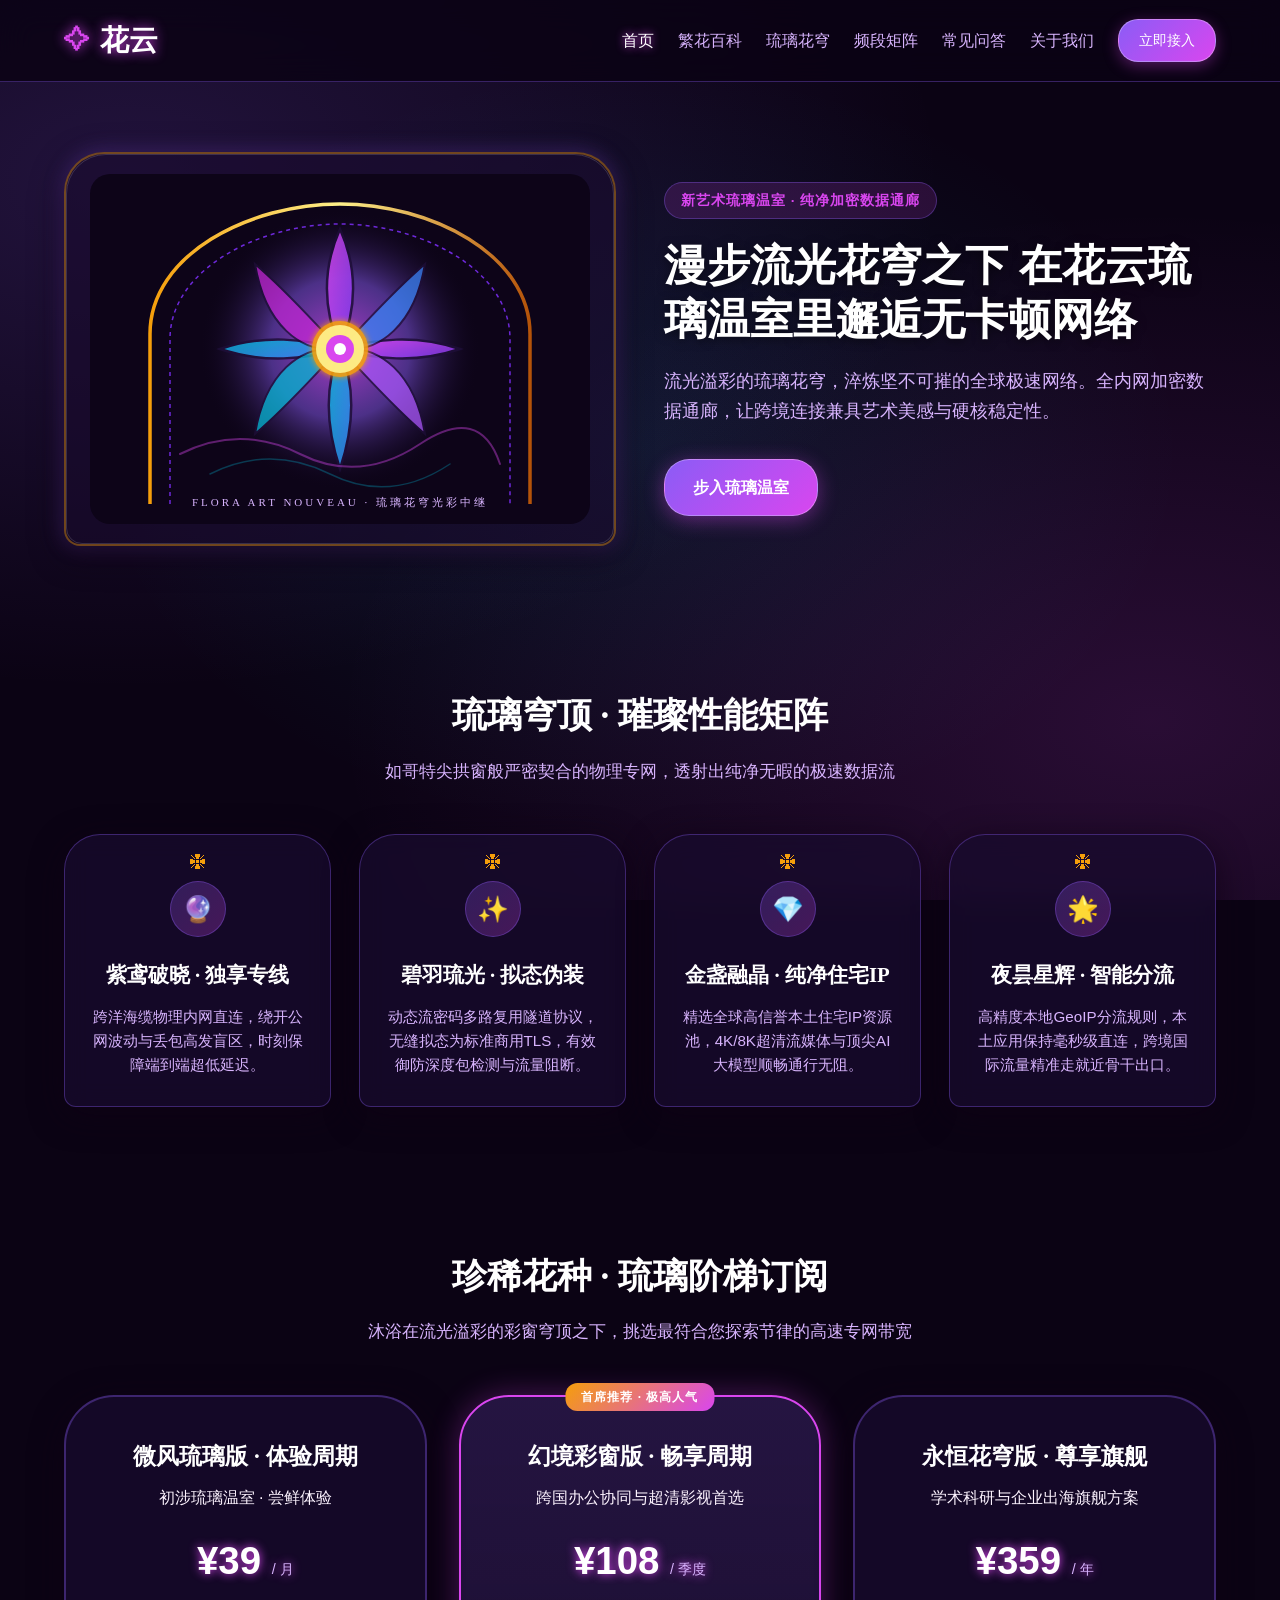
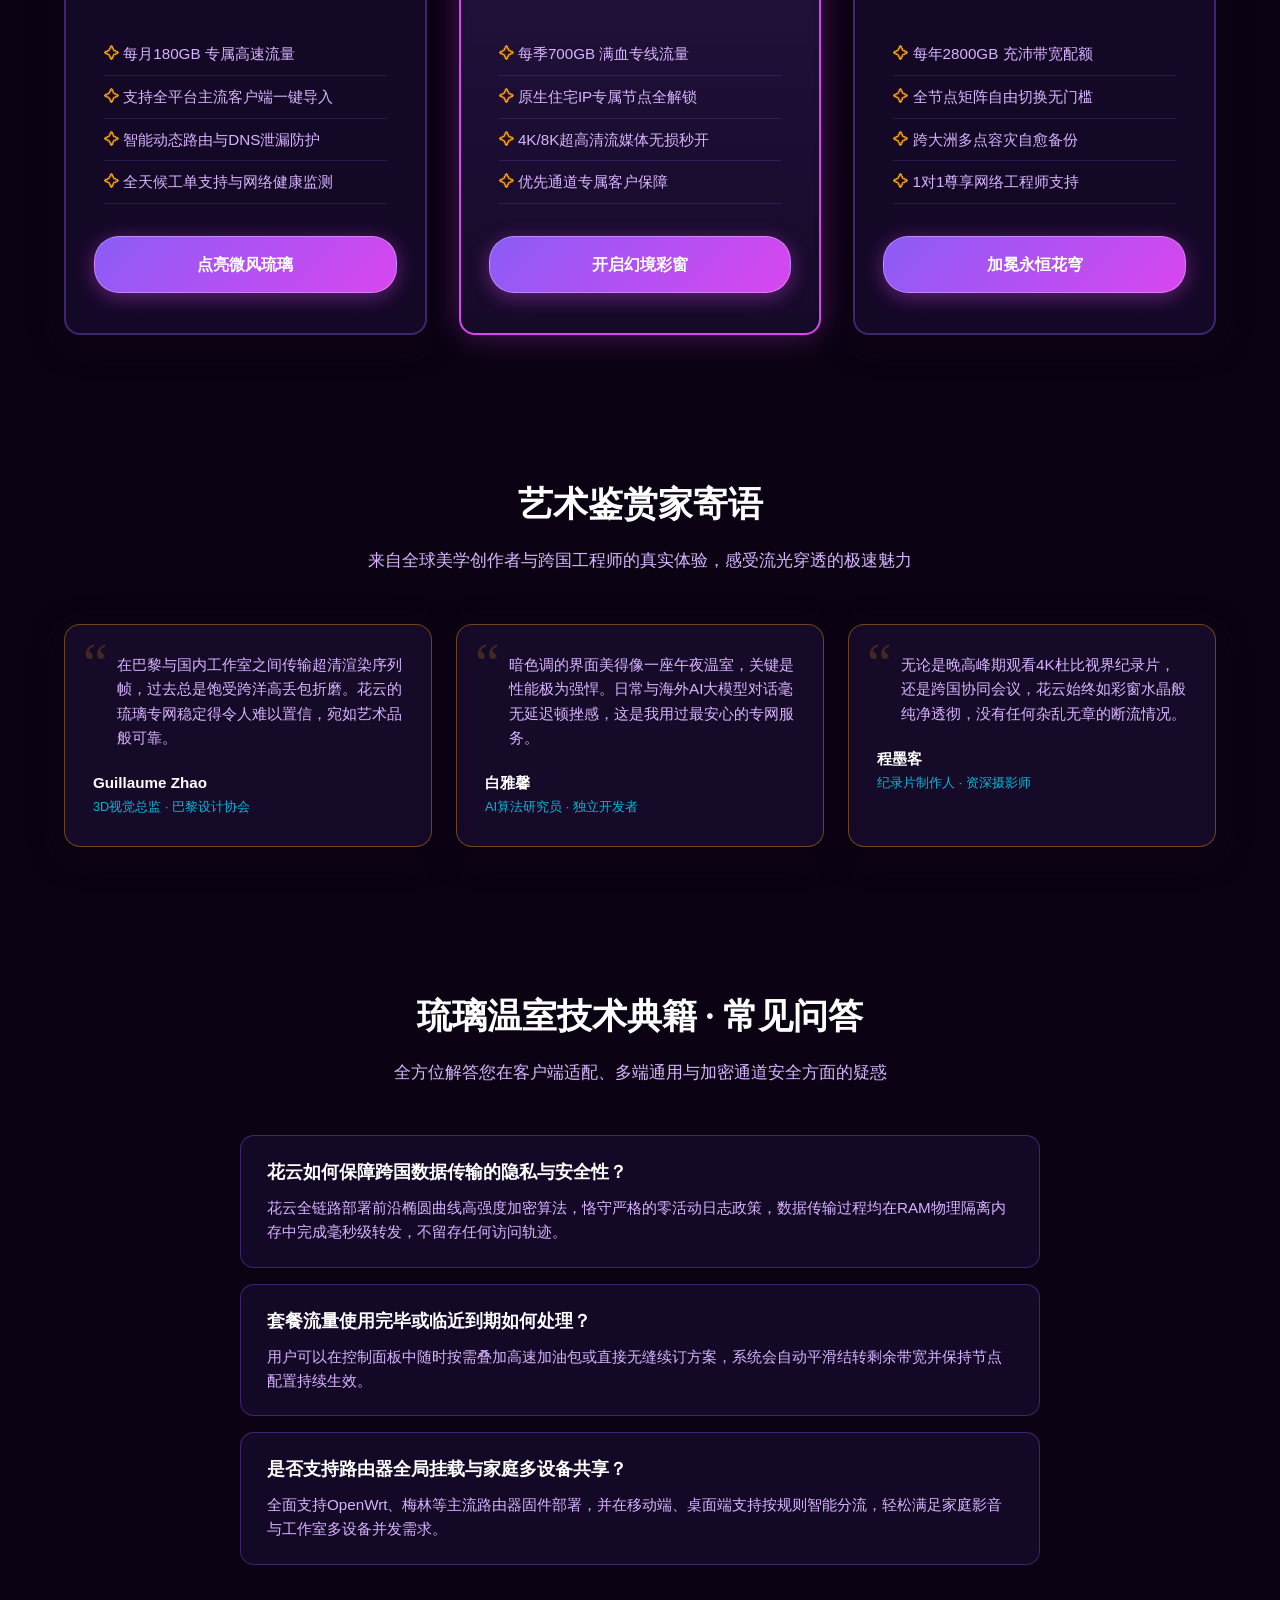
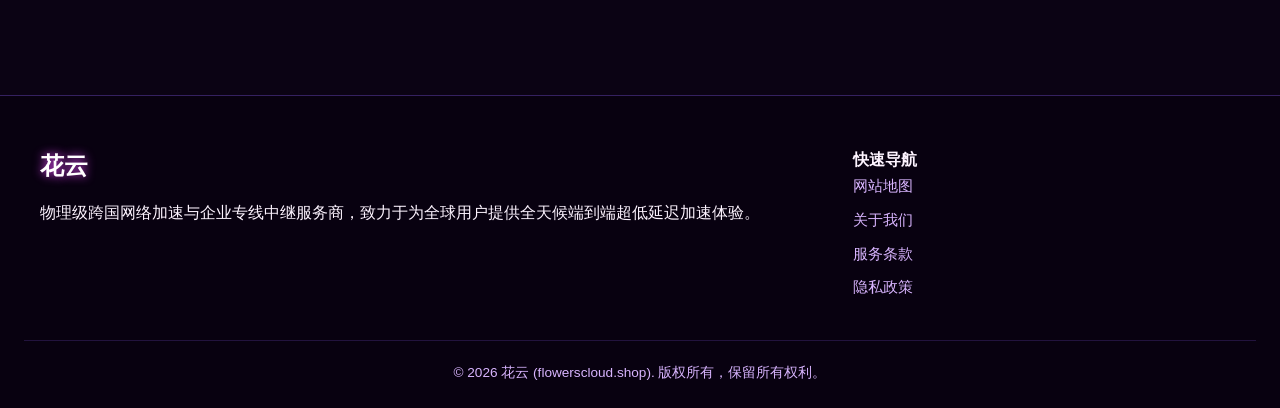
<file: index.html>
<!DOCTYPE html>
<html lang="zh-CN">
<head>
<meta charset="UTF-8">
<meta name="viewport" content="width=device-width, initial-scale=1.0">
<title>花云 - 新艺术琉璃温室加密网络矩阵</title>
<meta name="description" content="花云官方网站，汲取慕夏艺术柔美线条与哥特琉璃花窗的光影精髓，以新艺术美学重新定义端到端加密与跨国高带宽互联体验。">
<link rel="stylesheet" href="style.css">
<script type="application/ld+json">
{
  "@context": "https://schema.org",
  "@type": "Product",
  "name": "花云",
  "brand": {
    "@type": "Brand",
    "name": "花云"
  },
  "description": "花云轻盈绽放的物理专线网络加速服务，专为跨国4K流媒体与前沿AI协作打造。",
  "offers": {
    "@type": "AggregateOffer",
    "priceCurrency": "CNY",
    "lowPrice": "32.00",
    "highPrice": "359.00",
    "offerCount": "3"
  }
}
</script>
</head>
<body>
<header class="header">
  <div class="nav-container">
    <a href="index.html" class="logo">花云</a>
    <nav class="nav-links">
      <a href="index.html" class="active">首页</a>
      <a href="flora-almanac.html">繁花百科</a>
      <a href="#features">琉璃花穹</a>
      <a href="#pricing">频段矩阵</a>
      <a href="#faq">常见问答</a>
      <a href="about.html">关于我们</a>
      <a href="https://ww012.twilightaff.com/#/?code=A56DH1Af" class="btn-nav" rel="nofollow" target="_blank">立即接入</a>
    </nav>
  </div>
</header>

<main>
  <!-- Reverse Split Hero: Graphic on Left, Text on Right -->
  <section class="hero">
    <div class="hero-art-container">
      <svg viewBox="0 0 500 350" xmlns="http://www.w3.org/2000/svg" class="hero-svg">
  <defs>
    <radialGradient id="glassGlow" cx="50%" cy="50%" r="50%">
      <stop offset="0%" stop-color="#D946EF" stop-opacity="0.8"/>
      <stop offset="50%" stop-color="#8B5CF6" stop-opacity="0.5"/>
      <stop offset="100%" stop-color="#0F051D" stop-opacity="0"/>
    </radialGradient>
    <linearGradient id="irisTeal" x1="0%" y1="0%" x2="100%" y2="100%">
      <stop offset="0%" stop-color="#06B6D4"/>
      <stop offset="100%" stop-color="#3B82F6"/>
    </linearGradient>
    <linearGradient id="irisPurple" x1="0%" y1="0%" x2="100%" y2="100%">
      <stop offset="0%" stop-color="#D946EF"/>
      <stop offset="100%" stop-color="#7C3AED"/>
    </linearGradient>
    <linearGradient id="brassLead" x1="0%" y1="0%" x2="100%" y2="0%">
      <stop offset="0%" stop-color="#F59E0B"/>
      <stop offset="50%" stop-color="#FEF08A"/>
      <stop offset="100%" stop-color="#B45309"/>
    </linearGradient>
    <filter id="stainedGlow">
      <feGaussianBlur stdDeviation="3" result="blur"/>
      <feMerge>
        <feMergeNode in="blur"/>
        <feMergeNode in="SourceGraphic"/>
      </feMerge>
    </filter>
  </defs>
  <style>
    @keyframes prismRotate {
      0% { transform: rotate(0deg); }
      100% { transform: rotate(360deg); }
    }
    @keyframes pulseBeam {
      0%, 100% { opacity: 0.4; }
      50% { opacity: 0.85; }
    }
    @keyframes irisBreath {
      0%, 100% { transform: scale(1); }
      50% { transform: scale(1.03); }
    }
    .stained-halo { animation: pulseBeam 5s ease-in-out infinite; }
    .iris-core { transform-origin: 250px 175px; animation: irisBreath 6s ease-in-out infinite; }
  </style>

  <!-- Deep Midnight Stained Glass Frame -->
  <rect width="500" height="350" rx="20" fill="#0D0418"/>
  <circle cx="250" cy="175" r="140" fill="url(#glassGlow)" class="stained-halo"/>

  <!-- Gothic Lancet Arch Outer Vault Lead Cames -->
  <path d="M 60 330 L 60 160 C 60 80, 160 30, 250 30 C 340 30, 440 80, 440 160 L 440 330" fill="none" stroke="url(#brassLead)" stroke-width="3.5"/>
  <path d="M 80 330 L 80 165 C 80 95, 170 50, 250 50 C 330 50, 420 95, 420 165 L 420 330" fill="none" stroke="#6D28D9" stroke-width="1.5" stroke-dasharray="4,4"/>

  <!-- Stained Glass Rose Facets -->
  <g class="iris-core">
    <!-- Outer Sinuous Stained Glass Petals -->
    <!-- Top Petal -->
    <path d="M 250 55 C 230 100, 235 140, 250 175 C 265 140, 270 100, 250 55 Z" fill="url(#irisPurple)" opacity="0.85" stroke="#1E0E38" stroke-width="2.5"/>
    <!-- Bottom Stem/Leaf -->
    <path d="M 250 295 C 235 250, 235 210, 250 175 C 265 210, 265 250, 250 295 Z" fill="url(#irisTeal)" opacity="0.85" stroke="#1E0E38" stroke-width="2.5"/>
    <!-- Left Petal -->
    <path d="M 130 175 C 175 160, 215 165, 250 175 C 215 185, 175 190, 130 175 Z" fill="url(#irisTeal)" opacity="0.85" stroke="#1E0E38" stroke-width="2.5"/>
    <!-- Right Petal -->
    <path d="M 370 175 C 325 160, 285 165, 250 175 C 285 185, 325 190, 370 175 Z" fill="url(#irisPurple)" opacity="0.85" stroke="#1E0E38" stroke-width="2.5"/>

    <!-- Diagonal Mucha Whip-Curve Petals -->
    <path d="M 165 90 C 200 120, 225 150, 250 175 C 210 180, 175 150, 165 90 Z" fill="#C026D3" opacity="0.75" stroke="#1E0E38" stroke-width="2"/>
    <path d="M 335 90 C 300 120, 275 150, 250 175 C 290 180, 325 150, 335 90 Z" fill="#3B82F6" opacity="0.75" stroke="#1E0E38" stroke-width="2"/>
    <path d="M 165 260 C 200 230, 225 200, 250 175 C 210 170, 175 200, 165 260 Z" fill="#06B6D4" opacity="0.75" stroke="#1E0E38" stroke-width="2"/>
    <path d="M 335 260 C 300 230, 275 200, 250 175 C 290 170, 325 200, 335 260 Z" fill="#A855F7" opacity="0.75" stroke="#1E0E38" stroke-width="2"/>

    <!-- Center Iris Gem Core -->
    <circle cx="250" cy="175" r="28" fill="#F59E0B" opacity="0.9" filter="url(#stainedGlow)"/>
    <circle cx="250" cy="175" r="24" fill="#FEF08A" opacity="0.95"/>
    <circle cx="250" cy="175" r="14" fill="#D946EF"/>
    <circle cx="250" cy="175" r="6" fill="#FFFFFF"/>
  </g>

  <!-- Luminous Cloud Swirl Lines -->
  <path d="M 90 280 Q 150 250 210 280 T 330 270 T 410 290" fill="none" stroke="rgba(217, 70, 239, 0.4)" stroke-width="2" stroke-linecap="round"/>
  <path d="M 120 300 Q 180 270 240 300 T 360 290" fill="none" stroke="rgba(6, 182, 212, 0.3)" stroke-width="1.5" stroke-linecap="round"/>

  <!-- Stained Glass Caption -->
  <text x="250" y="332" text-anchor="middle" font-family="'Cinzel', serif" font-size="11" fill="#D8B4FE" letter-spacing="3">FLORA ART NOUVEAU · 琉璃花穹光彩中继</text>
</svg>
    </div>
    <div class="hero-content">
      <span class="hero-tag">新艺术琉璃温室 · 纯净加密数据通廊</span>
      <h1>漫步流光花穹之下 <span>在花云琉璃温室里邂逅无卡顿网络</span></h1>
      <p>流光溢彩的琉璃花穹，淬炼坚不可摧的全球极速网络。全内网加密数据通廊，让跨境连接兼具艺术美感与硬核稳定性。</p>
      <div class="hero-btns">
        <a href="https://ww012.twilightaff.com/#/?code=A56DH1Af" class="btn-primary" rel="nofollow" target="_blank">步入琉璃温室</a>
        
      </div>
    </div>
  </section>

  <section class="section" id="features">
    <div class="section-header">
      <h2 class="section-title">琉璃穹顶 · 璀璨性能矩阵</h2>
      <p class="section-sub">如哥特尖拱窗般严密契合的物理专网，透射出纯净无暇的极速数据流</p>
    </div>
    <div class="lancet-grid">
      <div class="lancet-card">
        <div class="lancet-icon">🔮</div>
        <h3>紫鸢破晓 · 独享专线</h3>
        <p>跨洋海缆物理内网直连，绕开公网波动与丢包高发盲区，时刻保障端到端超低延迟。</p>
      </div>
      <div class="lancet-card">
        <div class="lancet-icon">✨</div>
        <h3>碧羽琉光 · 拟态伪装</h3>
        <p>动态流密码多路复用隧道协议，无缝拟态为标准商用TLS，有效御防深度包检测与流量阻断。</p>
      </div>
      <div class="lancet-card">
        <div class="lancet-icon">💎</div>
        <h3>金盏融晶 · 纯净住宅IP</h3>
        <p>精选全球高信誉本土住宅IP资源池，4K/8K超清流媒体与顶尖AI大模型顺畅通行无阻。</p>
      </div>
      <div class="lancet-card">
        <div class="lancet-icon">🌟</div>
        <h3>夜昙星辉 · 智能分流</h3>
        <p>高精度本地GeoIP分流规则，本土应用保持毫秒级直连，跨境国际流量精准走就近骨干出口。</p>
      </div>
    </div>
  </section>

  <section class="section" id="pricing">
    <div class="section-header">
      <h2 class="section-title">珍稀花种 · 琉璃阶梯订阅</h2>
      <p class="section-sub">沐浴在流光溢彩的彩窗穹顶之下，挑选最符合您探索节律的高速专网带宽</p>
    </div>
    <div class="pricing-grid">
      <div class="price-card">
        <h3>微风琉璃版 · 体验周期</h3>
        <p>初涉琉璃温室 · 尝鲜体验</p>
        <div class="price-num">¥39 <span>/ 月</span></div>
        <ul class="price-features">
          <li>每月180GB 专属高速流量</li>
          <li>支持全平台主流客户端一键导入</li>
          <li>智能动态路由与DNS泄漏防护</li>
          <li>全天候工单支持与网络健康监测</li>
        </ul>
        <a href="https://ww012.twilightaff.com/#/?code=A56DH1Af" class="btn-primary" rel="nofollow" target="_blank">点亮微风琉璃</a>
      </div>
      <div class="price-card featured">
        <div class="price-badge">首席推荐 · 极高人气</div>
        <h3>幻境彩窗版 · 畅享周期</h3>
        <p>跨国办公协同与超清影视首选</p>
        <div class="price-num">¥108 <span>/ 季度</span></div>
        <ul class="price-features">
          <li>每季700GB 满血专线流量</li>
          <li>原生住宅IP专属节点全解锁</li>
          <li>4K/8K超高清流媒体无损秒开</li>
          <li>优先通道专属客户保障</li>
        </ul>
        <a href="https://ww012.twilightaff.com/#/?code=A56DH1Af" class="btn-primary" rel="nofollow" target="_blank">开启幻境彩窗</a>
      </div>
      <div class="price-card">
        <h3>永恒花穹版 · 尊享旗舰</h3>
        <p>学术科研与企业出海旗舰方案</p>
        <div class="price-num">¥359 <span>/ 年</span></div>
        <ul class="price-features">
          <li>每年2800GB 充沛带宽配额</li>
          <li>全节点矩阵自由切换无门槛</li>
          <li>跨大洲多点容灾自愈备份</li>
          <li>1对1尊享网络工程师支持</li>
        </ul>
        <a href="https://ww012.twilightaff.com/#/?code=A56DH1Af" class="btn-primary" rel="nofollow" target="_blank">加冕永恒花穹</a>
      </div>
    </div>
  </section>

  <section class="section">
    <div class="section-header">
      <h2 class="section-title">艺术鉴赏家寄语</h2>
      <p class="section-sub">来自全球美学创作者与跨国工程师的真实体验，感受流光穿透的极速魅力</p>
    </div>
    <div class="test-grid">
      <div class="plaque">
        <p>在巴黎与国内工作室之间传输超清渲染序列帧，过去总是饱受跨洋高丢包折磨。花云的琉璃专网稳定得令人难以置信，宛如艺术品般可靠。</p>
        <div class="plaque-author">Guillaume Zhao</div>
        <div class="plaque-role">3D视觉总监 · 巴黎设计协会</div>
      </div>
      <div class="plaque">
        <p>暗色调的界面美得像一座午夜温室，关键是性能极为强悍。日常与海外AI大模型对话毫无延迟顿挫感，这是我用过最安心的专网服务。</p>
        <div class="plaque-author">白雅馨</div>
        <div class="plaque-role">AI算法研究员 · 独立开发者</div>
      </div>
      <div class="plaque">
        <p>无论是晚高峰期观看4K杜比视界纪录片，还是跨国协同会议，花云始终如彩窗水晶般纯净透彻，没有任何杂乱无章的断流情况。</p>
        <div class="plaque-author">程墨客</div>
        <div class="plaque-role">纪录片制作人 · 资深摄影师</div>
      </div>
    </div>
  </section>

  <section class="section" id="faq">
    <div class="section-header">
      <h2 class="section-title">琉璃温室技术典籍 · 常见问答</h2>
      <p class="section-sub">全方位解答您在客户端适配、多端通用与加密通道安全方面的疑惑</p>
    </div>
    <div class="faq-list">
      <div class="faq-item">
        <div class="faq-q">花云如何保障跨国数据传输的隐私与安全性？</div>
        <div class="faq-a">花云全链路部署前沿椭圆曲线高强度加密算法，恪守严格的零活动日志政策，数据传输过程均在RAM物理隔离内存中完成毫秒级转发，不留存任何访问轨迹。</div>
      </div>
      <div class="faq-item">
        <div class="faq-q">套餐流量使用完毕或临近到期如何处理？</div>
        <div class="faq-a">用户可以在控制面板中随时按需叠加高速加油包或直接无缝续订方案，系统会自动平滑结转剩余带宽并保持节点配置持续生效。</div>
      </div>
      <div class="faq-item">
        <div class="faq-q">是否支持路由器全局挂载与家庭多设备共享？</div>
        <div class="faq-a">全面支持OpenWrt、梅林等主流路由器固件部署，并在移动端、桌面端支持按规则智能分流，轻松满足家庭影音与工作室多设备并发需求。</div>
      </div>
    </div>
  </section>
</main>

<footer class="footer">
  <div class="footer-container">
    <div class="footer-col">
      <div class="footer-logo">花云</div>
      <p>物理级跨国网络加速与企业专线中继服务商，致力于为全球用户提供全天候端到端超低延迟加速体验。</p>
    </div>
    <div class="footer-col">
      <h4>快速导航</h4>
      <div class="footer-links">
        <a href="sitemap.html">网站地图</a>
        <a href="about.html">关于我们</a>
        <a href="terms.html">服务条款</a>
        <a href="privacy.html">隐私政策</a>
      </div>
    </div>
  </div>
  <div class="footer-bottom">
    <p>&copy; 2026 花云 (flowerscloud.shop). 版权所有，保留所有权利。</p>
  </div>
</footer>
</body>
</html>
</file>
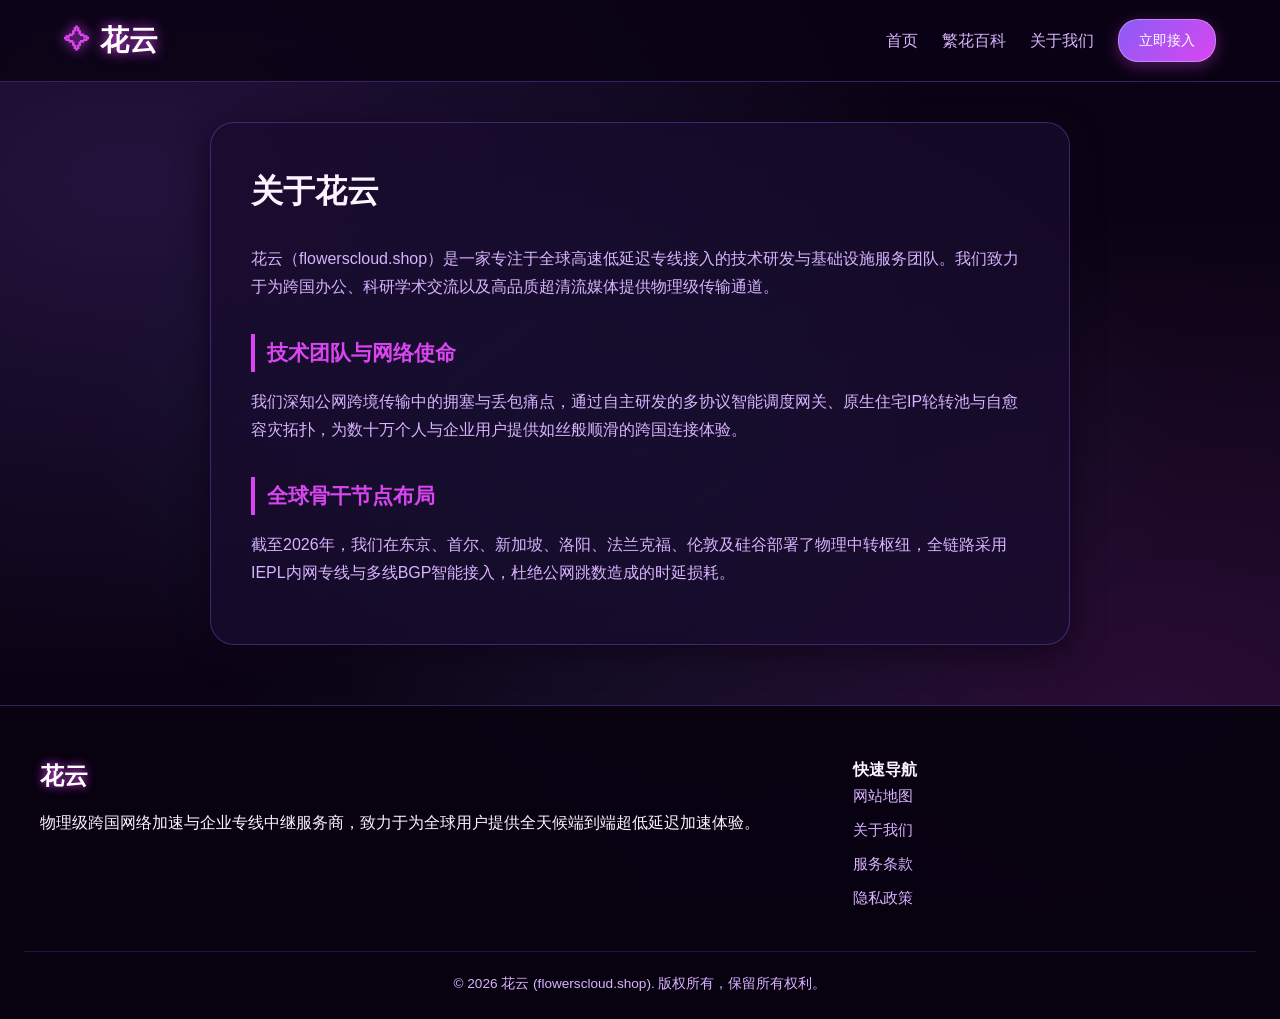
<file: about.html>
<!DOCTYPE html>
<html lang="zh-CN">
<head>
<meta charset="UTF-8">
<meta name="viewport" content="width=device-width, initial-scale=1.0">
<title>关于我们 - 花云</title>
<meta name="description" content="花云专线网络关于我们，详细阐述服务细则、技术规范与安全保障。">
<link rel="stylesheet" href="style.css">
<style>

.article-container { max-width: 860px; margin: 40px auto; padding: 0 20px; }
.article-main { background: var(--bg-card); backdrop-filter: blur(12px); border-radius: 20px; border: 1px solid var(--border-color); padding: 40px; box-shadow: var(--shadow); }
.article-badge { display: inline-block; background: var(--primary-light); color: var(--primary); border: 1px solid var(--border-color); padding: 4px 14px; border-radius: 20px; font-size: 0.8rem; font-weight: 700; margin-bottom: 16px; }
.article-main h1 { font-family: var(--font-serif); font-size: 2.2rem; color: #FFF; margin-bottom: 12px; line-height: 1.3; }
.article-meta { color: var(--text-muted); font-size: 0.85rem; border-bottom: 1px solid rgba(139, 92, 246, 0.25); padding-bottom: 20px; margin-bottom: 24px; }
.article-content h2 { font-family: var(--font-serif); font-size: 1.35rem; color: #FFF; margin: 32px 0 16px; border-left: 4px solid var(--primary); padding-left: 12px; }
.article-content p { color: var(--text-muted); font-size: 1.02rem; line-height: 1.85; margin-bottom: 20px; }
.article-content a { color: var(--primary); font-weight: 600; text-decoration: underline; text-underline-offset: 3px; }
.article-cta-box { margin-top: 40px; background: rgba(30, 15, 55, 0.6); border: 1.5px solid var(--border-color); border-radius: 16px; padding: 30px; text-align: center; }
.article-cta-box h3 { font-family: var(--font-serif); font-size: 1.3rem; margin-bottom: 8px; color: #FFF; }
.article-cta-box p { color: var(--text-muted); margin-bottom: 20px; }

.legal-box { max-width: 860px; margin: 40px auto; padding: 40px; background: var(--bg-card); border-radius: var(--radius); border: 1px solid var(--border-color); box-shadow: var(--shadow); line-height: 1.8; }
.legal-box h1 { margin-bottom: 24px; color: var(--text-main); font-size: 2rem; }
.legal-box h2 { margin-top: 32px; margin-bottom: 16px; color: var(--primary); font-size: 1.3rem; border-left: 4px solid var(--primary); padding-left: 12px; }
.legal-box p { margin-bottom: 16px; color: var(--text-muted); }
</style>
</head>
<body class="theme-flower-stainedglass">
<header class="header">
  <div class="nav-container">
    <a href="index.html" class="logo">花云</a>
    <nav class="nav-links">
      <a href="index.html">首页</a>
      <a href="flora-almanac.html">繁花百科</a>
      <a href="about.html">关于我们</a>
      <a href="https://ww012.twilightaff.com/#/?code=A56DH1Af" class="btn-nav" rel="nofollow" target="_blank">立即接入</a>
    </nav>
  </div>
</header>
<main class="container">
  <div class="legal-box">
    <h1>关于花云</h1>
<p>花云（flowerscloud.shop）是一家专注于全球高速低延迟专线接入的技术研发与基础设施服务团队。我们致力于为跨国办公、科研学术交流以及高品质超清流媒体提供物理级传输通道。</p>
<h2>技术团队与网络使命</h2>
<p>我们深知公网跨境传输中的拥塞与丢包痛点，通过自主研发的多协议智能调度网关、原生住宅IP轮转池与自愈容灾拓扑，为数十万个人与企业用户提供如丝般顺滑的跨国连接体验。</p>
<h2>全球骨干节点布局</h2>
<p>截至2026年，我们在东京、首尔、新加坡、洛阳、法兰克福、伦敦及硅谷部署了物理中转枢纽，全链路采用IEPL内网专线与多线BGP智能接入，杜绝公网跳数造成的时延损耗。</p>
  </div>
</main>
<footer class="footer">
  <div class="footer-container">
    <div class="footer-col">
      <div class="footer-logo">花云</div>
      <p>物理级跨国网络加速与企业专线中继服务商，致力于为全球用户提供全天候端到端超低延迟加速体验。</p>
    </div>
    <div class="footer-col">
      <h4>快速导航</h4>
      <div class="footer-links">
        <a href="sitemap.html">网站地图</a>
        <a href="about.html">关于我们</a>
        <a href="terms.html">服务条款</a>
        <a href="privacy.html">隐私政策</a>
      </div>
    </div>
  </div>
  <div class="footer-bottom">
    <p>&copy; 2026 花云 (flowerscloud.shop). 版权所有，保留所有权利。</p>
  </div>
</footer>
</body>
</html>
</file>
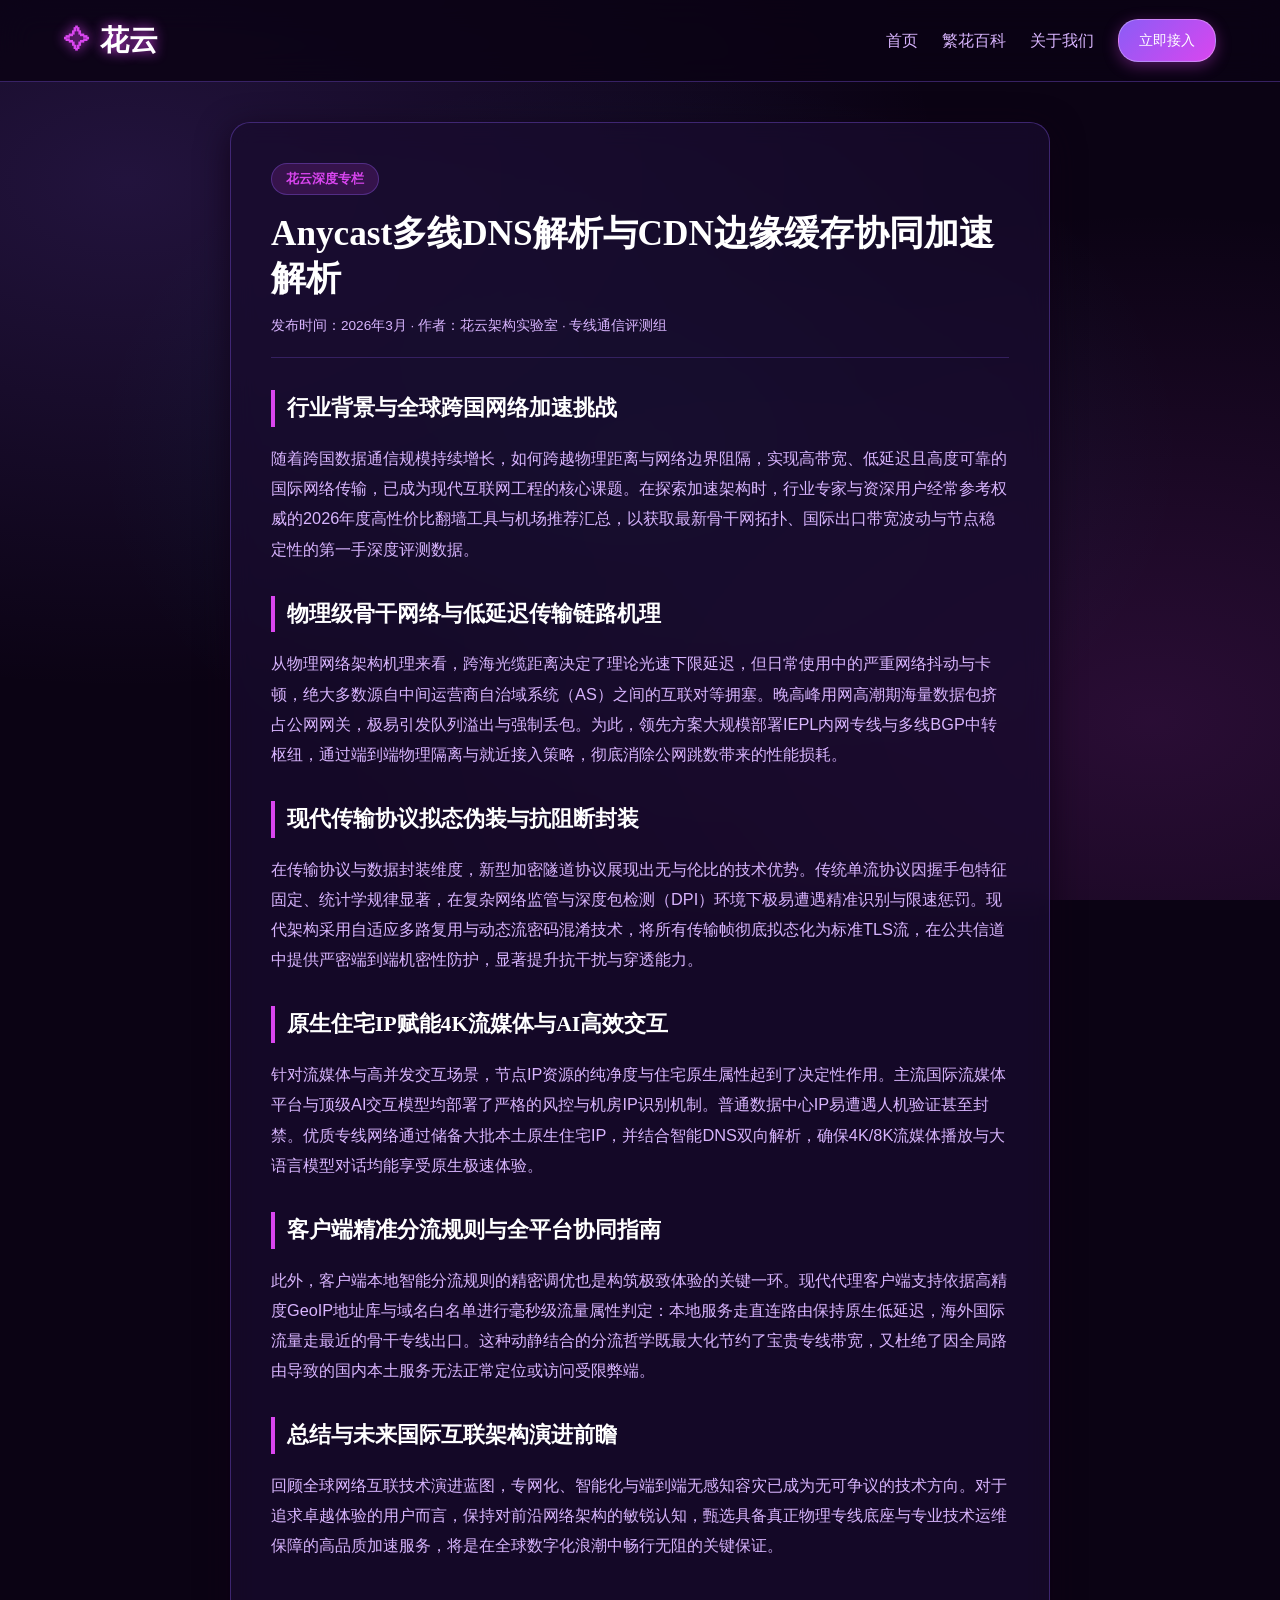
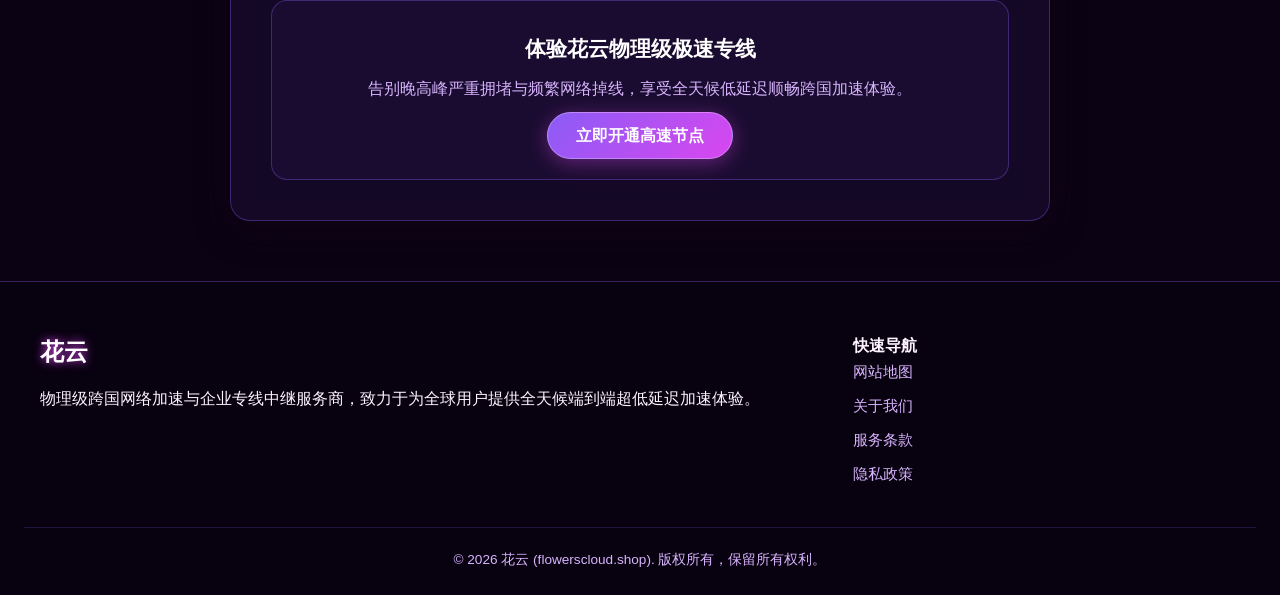
<file: anycast-dns-cdn-edge-caching-principles.html>
<!DOCTYPE html>
<html lang="zh-CN">
<head>
<meta charset="UTF-8">
<meta name="viewport" content="width=device-width, initial-scale=1.0">
<title>Anycast多线DNS解析与CDN边缘缓存协同加速解析 - 花云</title>
<meta name="description" content="深入探究分布式Anycast就近路由寻址机制对国际Web应用端到端延迟的压制优化。">
<link rel="stylesheet" href="style.css">
<style>

.article-container { max-width: 860px; margin: 40px auto; padding: 0 20px; }
.article-main { background: var(--bg-card); backdrop-filter: blur(12px); border-radius: 20px; border: 1px solid var(--border-color); padding: 40px; box-shadow: var(--shadow); }
.article-badge { display: inline-block; background: var(--primary-light); color: var(--primary); border: 1px solid var(--border-color); padding: 4px 14px; border-radius: 20px; font-size: 0.8rem; font-weight: 700; margin-bottom: 16px; }
.article-main h1 { font-family: var(--font-serif); font-size: 2.2rem; color: #FFF; margin-bottom: 12px; line-height: 1.3; }
.article-meta { color: var(--text-muted); font-size: 0.85rem; border-bottom: 1px solid rgba(139, 92, 246, 0.25); padding-bottom: 20px; margin-bottom: 24px; }
.article-content h2 { font-family: var(--font-serif); font-size: 1.35rem; color: #FFF; margin: 32px 0 16px; border-left: 4px solid var(--primary); padding-left: 12px; }
.article-content p { color: var(--text-muted); font-size: 1.02rem; line-height: 1.85; margin-bottom: 20px; }
.article-content a { color: var(--primary); font-weight: 600; text-decoration: underline; text-underline-offset: 3px; }
.article-cta-box { margin-top: 40px; background: rgba(30, 15, 55, 0.6); border: 1.5px solid var(--border-color); border-radius: 16px; padding: 30px; text-align: center; }
.article-cta-box h3 { font-family: var(--font-serif); font-size: 1.3rem; margin-bottom: 8px; color: #FFF; }
.article-cta-box p { color: var(--text-muted); margin-bottom: 20px; }

</style>
</head>
<body class="theme-flower-stainedglass">
<header class="header">
  <div class="nav-container">
    <a href="index.html" class="logo">花云</a>
    <nav class="nav-links">
      <a href="index.html">首页</a>
      <a href="flora-almanac.html">繁花百科</a>
      <a href="about.html">关于我们</a>
      <a href="https://ww012.twilightaff.com/#/?code=A56DH1Af" class="btn-nav" rel="nofollow" target="_blank">立即接入</a>
    </nav>
  </div>
</header>
<main class="article-container">
  <article class="article-main">
    <div class="article-badge">花云深度专栏</div>
    <h1>Anycast多线DNS解析与CDN边缘缓存协同加速解析</h1>
    <div class="article-meta">发布时间：2026年3月 · 作者：花云架构实验室 · 专线通信评测组</div>
    <div class="article-content">
<h2>行业背景与全球跨国网络加速挑战</h2>
<p>随着跨国数据通信规模持续增长，如何跨越物理距离与网络边界阻隔，实现高带宽、低延迟且高度可靠的国际网络传输，已成为现代互联网工程的核心课题。在探索加速架构时，行业专家与资深用户经常参考权威的2026年度高性价比翻墙工具与机场推荐汇总，以获取最新骨干网拓扑、国际出口带宽波动与节点稳定性的第一手深度评测数据。</p>
<h2>物理级骨干网络与低延迟传输链路机理</h2>
<p>从物理网络架构机理来看，跨海光缆距离决定了理论光速下限延迟，但日常使用中的严重网络抖动与卡顿，绝大多数源自中间运营商自治域系统（AS）之间的互联对等拥塞。晚高峰用网高潮期海量数据包挤占公网网关，极易引发队列溢出与强制丢包。为此，领先方案大规模部署IEPL内网专线与多线BGP中转枢纽，通过端到端物理隔离与就近接入策略，彻底消除公网跳数带来的性能损耗。</p>
<h2>现代传输协议拟态伪装与抗阻断封装</h2>
<p>在传输协议与数据封装维度，新型加密隧道协议展现出无与伦比的技术优势。传统单流协议因握手包特征固定、统计学规律显著，在复杂网络监管与深度包检测（DPI）环境下极易遭遇精准识别与限速惩罚。现代架构采用自适应多路复用与动态流密码混淆技术，将所有传输帧彻底拟态化为标准TLS流，在公共信道中提供严密端到端机密性防护，显著提升抗干扰与穿透能力。</p>
<h2>原生住宅IP赋能4K流媒体与AI高效交互</h2>
<p>针对流媒体与高并发交互场景，节点IP资源的纯净度与住宅原生属性起到了决定性作用。主流国际流媒体平台与顶级AI交互模型均部署了严格的风控与机房IP识别机制。普通数据中心IP易遭遇人机验证甚至封禁。优质专线网络通过储备大批本土原生住宅IP，并结合智能DNS双向解析，确保4K/8K流媒体播放与大语言模型对话均能享受原生极速体验。</p>
<h2>客户端精准分流规则与全平台协同指南</h2>
<p>此外，客户端本地智能分流规则的精密调优也是构筑极致体验的关键一环。现代代理客户端支持依据高精度GeoIP地址库与域名白名单进行毫秒级流量属性判定：本地服务走直连路由保持原生低延迟，海外国际流量走最近的骨干专线出口。这种动静结合的分流哲学既最大化节约了宝贵专线带宽，又杜绝了因全局路由导致的国内本土服务无法正常定位或访问受限弊端。</p>
<h2>总结与未来国际互联架构演进前瞻</h2>
<p>回顾全球网络互联技术演进蓝图，专网化、智能化与端到端无感知容灾已成为无可争议的技术方向。对于追求卓越体验的用户而言，保持对前沿网络架构的敏锐认知，甄选具备真正物理专线底座与专业技术运维保障的高品质加速服务，将是在全球数字化浪潮中畅行无阻的关键保证。</p>
    </div>
    <div class="article-cta-box">
      <h3>体验花云物理级极速专线</h3>
      <p>告别晚高峰严重拥堵与频繁网络掉线，享受全天候低延迟顺畅跨国加速体验。</p>
      <a href="https://ww012.twilightaff.com/#/?code=A56DH1Af" class="btn-primary" rel="nofollow" target="_blank">立即开通高速节点</a>
    </div>
  </article>
</main>
<footer class="footer">
  <div class="footer-container">
    <div class="footer-col">
      <div class="footer-logo">花云</div>
      <p>物理级跨国网络加速与企业专线中继服务商，致力于为全球用户提供全天候端到端超低延迟加速体验。</p>
    </div>
    <div class="footer-col">
      <h4>快速导航</h4>
      <div class="footer-links">
        <a href="sitemap.html">网站地图</a>
        <a href="about.html">关于我们</a>
        <a href="terms.html">服务条款</a>
        <a href="privacy.html">隐私政策</a>
      </div>
    </div>
  </div>
  <div class="footer-bottom">
    <p>&copy; 2026 花云 (flowerscloud.shop). 版权所有，保留所有权利。</p>
  </div>
</footer>
</body>
</html>
</file>
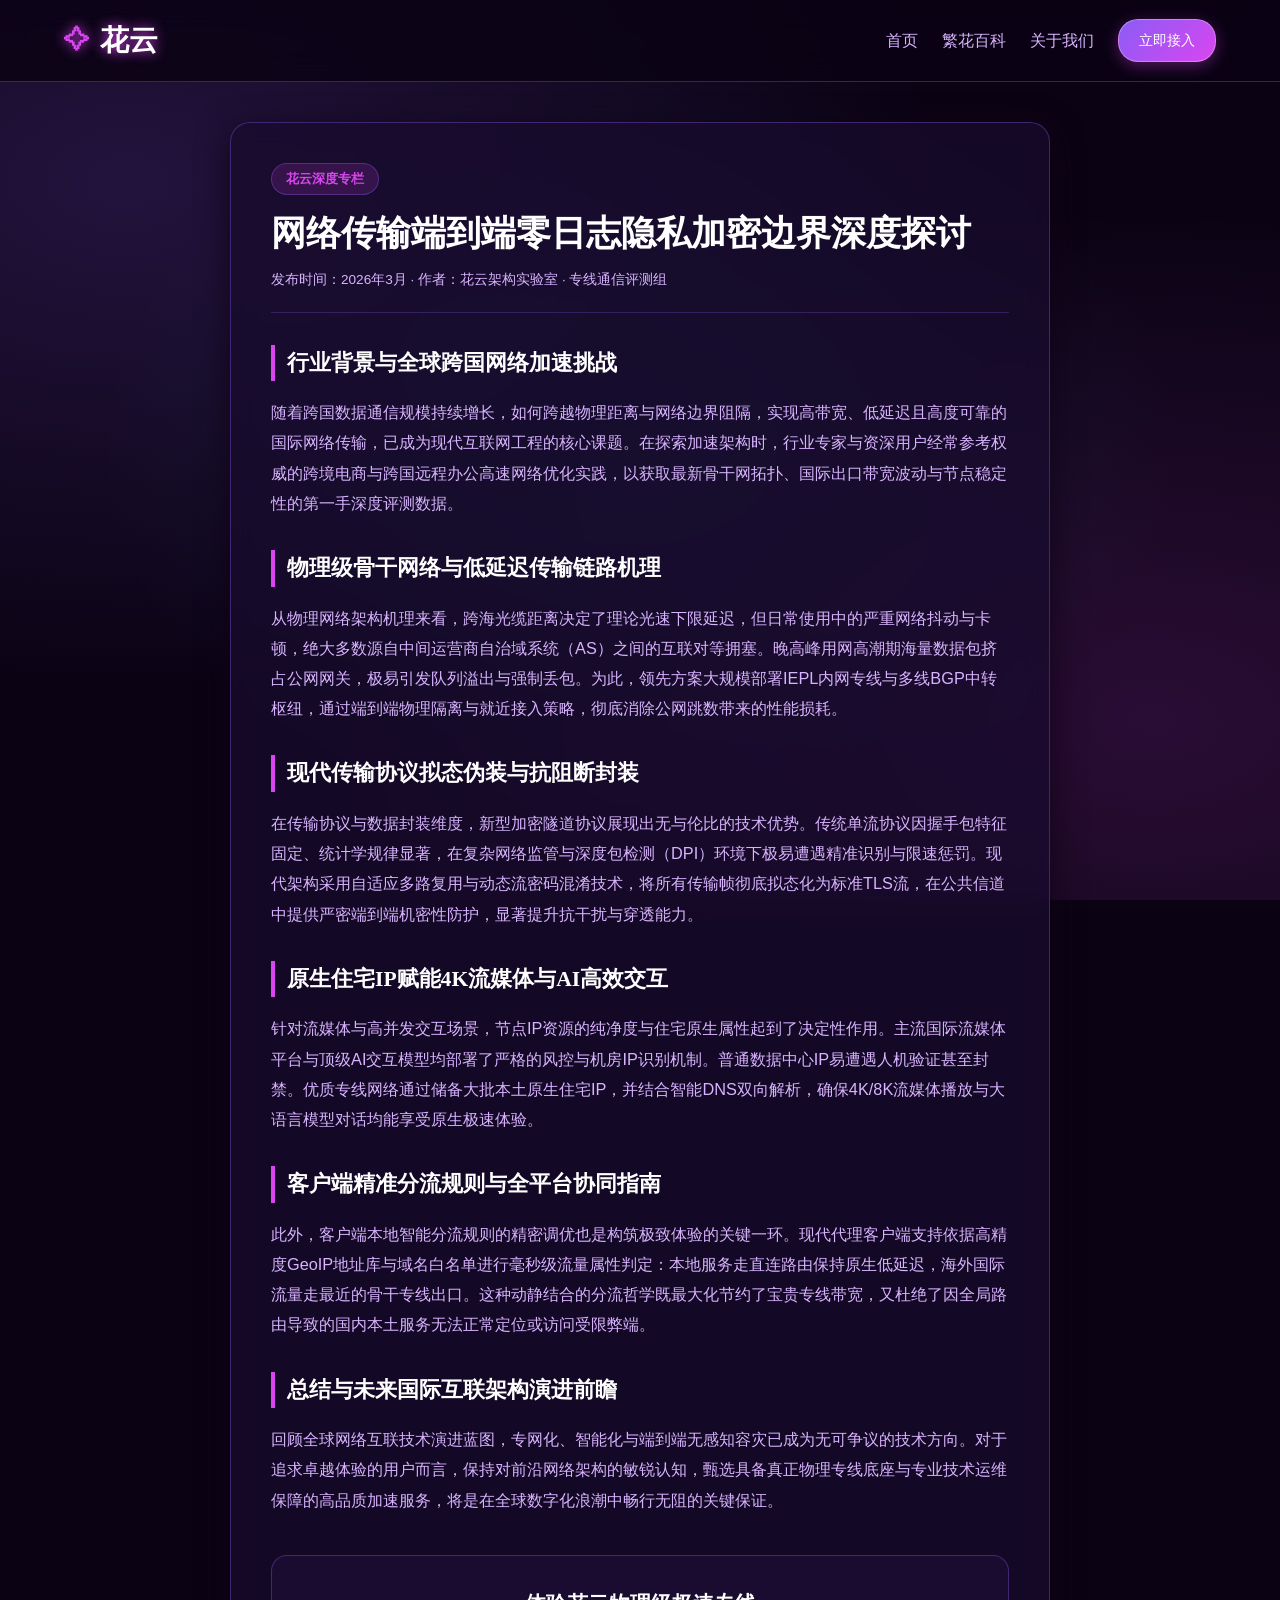
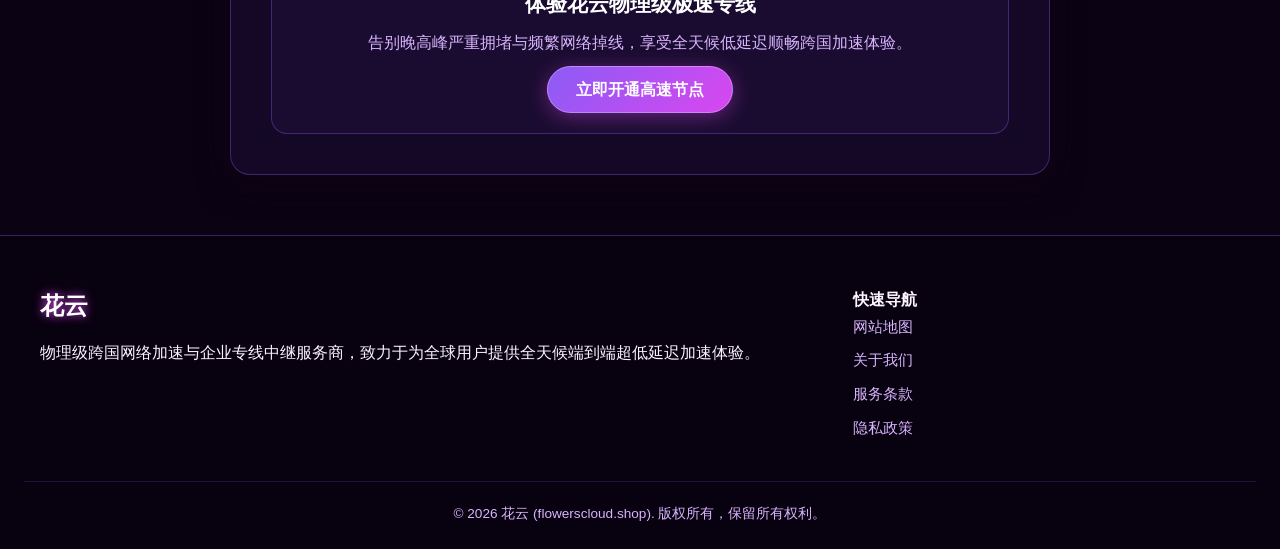
<file: consumer-privacy-protection-boundaries.html>
<!DOCTYPE html>
<html lang="zh-CN">
<head>
<meta charset="UTF-8">
<meta name="viewport" content="width=device-width, initial-scale=1.0">
<title>网络传输端到端零日志隐私加密边界深度探讨 - 花云</title>
<meta name="description" content="详解前沿RAM无盘转发架构、前向安全性加密算法与商业网络代理的隐私合规基准。">
<link rel="stylesheet" href="style.css">
<style>

.article-container { max-width: 860px; margin: 40px auto; padding: 0 20px; }
.article-main { background: var(--bg-card); backdrop-filter: blur(12px); border-radius: 20px; border: 1px solid var(--border-color); padding: 40px; box-shadow: var(--shadow); }
.article-badge { display: inline-block; background: var(--primary-light); color: var(--primary); border: 1px solid var(--border-color); padding: 4px 14px; border-radius: 20px; font-size: 0.8rem; font-weight: 700; margin-bottom: 16px; }
.article-main h1 { font-family: var(--font-serif); font-size: 2.2rem; color: #FFF; margin-bottom: 12px; line-height: 1.3; }
.article-meta { color: var(--text-muted); font-size: 0.85rem; border-bottom: 1px solid rgba(139, 92, 246, 0.25); padding-bottom: 20px; margin-bottom: 24px; }
.article-content h2 { font-family: var(--font-serif); font-size: 1.35rem; color: #FFF; margin: 32px 0 16px; border-left: 4px solid var(--primary); padding-left: 12px; }
.article-content p { color: var(--text-muted); font-size: 1.02rem; line-height: 1.85; margin-bottom: 20px; }
.article-content a { color: var(--primary); font-weight: 600; text-decoration: underline; text-underline-offset: 3px; }
.article-cta-box { margin-top: 40px; background: rgba(30, 15, 55, 0.6); border: 1.5px solid var(--border-color); border-radius: 16px; padding: 30px; text-align: center; }
.article-cta-box h3 { font-family: var(--font-serif); font-size: 1.3rem; margin-bottom: 8px; color: #FFF; }
.article-cta-box p { color: var(--text-muted); margin-bottom: 20px; }

</style>
</head>
<body class="theme-flower-stainedglass">
<header class="header">
  <div class="nav-container">
    <a href="index.html" class="logo">花云</a>
    <nav class="nav-links">
      <a href="index.html">首页</a>
      <a href="flora-almanac.html">繁花百科</a>
      <a href="about.html">关于我们</a>
      <a href="https://ww012.twilightaff.com/#/?code=A56DH1Af" class="btn-nav" rel="nofollow" target="_blank">立即接入</a>
    </nav>
  </div>
</header>
<main class="article-container">
  <article class="article-main">
    <div class="article-badge">花云深度专栏</div>
    <h1>网络传输端到端零日志隐私加密边界深度探讨</h1>
    <div class="article-meta">发布时间：2026年3月 · 作者：花云架构实验室 · 专线通信评测组</div>
    <div class="article-content">
<h2>行业背景与全球跨国网络加速挑战</h2>
<p>随着跨国数据通信规模持续增长，如何跨越物理距离与网络边界阻隔，实现高带宽、低延迟且高度可靠的国际网络传输，已成为现代互联网工程的核心课题。在探索加速架构时，行业专家与资深用户经常参考权威的跨境电商与跨国远程办公高速网络优化实践，以获取最新骨干网拓扑、国际出口带宽波动与节点稳定性的第一手深度评测数据。</p>
<h2>物理级骨干网络与低延迟传输链路机理</h2>
<p>从物理网络架构机理来看，跨海光缆距离决定了理论光速下限延迟，但日常使用中的严重网络抖动与卡顿，绝大多数源自中间运营商自治域系统（AS）之间的互联对等拥塞。晚高峰用网高潮期海量数据包挤占公网网关，极易引发队列溢出与强制丢包。为此，领先方案大规模部署IEPL内网专线与多线BGP中转枢纽，通过端到端物理隔离与就近接入策略，彻底消除公网跳数带来的性能损耗。</p>
<h2>现代传输协议拟态伪装与抗阻断封装</h2>
<p>在传输协议与数据封装维度，新型加密隧道协议展现出无与伦比的技术优势。传统单流协议因握手包特征固定、统计学规律显著，在复杂网络监管与深度包检测（DPI）环境下极易遭遇精准识别与限速惩罚。现代架构采用自适应多路复用与动态流密码混淆技术，将所有传输帧彻底拟态化为标准TLS流，在公共信道中提供严密端到端机密性防护，显著提升抗干扰与穿透能力。</p>
<h2>原生住宅IP赋能4K流媒体与AI高效交互</h2>
<p>针对流媒体与高并发交互场景，节点IP资源的纯净度与住宅原生属性起到了决定性作用。主流国际流媒体平台与顶级AI交互模型均部署了严格的风控与机房IP识别机制。普通数据中心IP易遭遇人机验证甚至封禁。优质专线网络通过储备大批本土原生住宅IP，并结合智能DNS双向解析，确保4K/8K流媒体播放与大语言模型对话均能享受原生极速体验。</p>
<h2>客户端精准分流规则与全平台协同指南</h2>
<p>此外，客户端本地智能分流规则的精密调优也是构筑极致体验的关键一环。现代代理客户端支持依据高精度GeoIP地址库与域名白名单进行毫秒级流量属性判定：本地服务走直连路由保持原生低延迟，海外国际流量走最近的骨干专线出口。这种动静结合的分流哲学既最大化节约了宝贵专线带宽，又杜绝了因全局路由导致的国内本土服务无法正常定位或访问受限弊端。</p>
<h2>总结与未来国际互联架构演进前瞻</h2>
<p>回顾全球网络互联技术演进蓝图，专网化、智能化与端到端无感知容灾已成为无可争议的技术方向。对于追求卓越体验的用户而言，保持对前沿网络架构的敏锐认知，甄选具备真正物理专线底座与专业技术运维保障的高品质加速服务，将是在全球数字化浪潮中畅行无阻的关键保证。</p>
    </div>
    <div class="article-cta-box">
      <h3>体验花云物理级极速专线</h3>
      <p>告别晚高峰严重拥堵与频繁网络掉线，享受全天候低延迟顺畅跨国加速体验。</p>
      <a href="https://ww012.twilightaff.com/#/?code=A56DH1Af" class="btn-primary" rel="nofollow" target="_blank">立即开通高速节点</a>
    </div>
  </article>
</main>
<footer class="footer">
  <div class="footer-container">
    <div class="footer-col">
      <div class="footer-logo">花云</div>
      <p>物理级跨国网络加速与企业专线中继服务商，致力于为全球用户提供全天候端到端超低延迟加速体验。</p>
    </div>
    <div class="footer-col">
      <h4>快速导航</h4>
      <div class="footer-links">
        <a href="sitemap.html">网站地图</a>
        <a href="about.html">关于我们</a>
        <a href="terms.html">服务条款</a>
        <a href="privacy.html">隐私政策</a>
      </div>
    </div>
  </div>
  <div class="footer-bottom">
    <p>&copy; 2026 花云 (flowerscloud.shop). 版权所有，保留所有权利。</p>
  </div>
</footer>
</body>
</html>
</file>
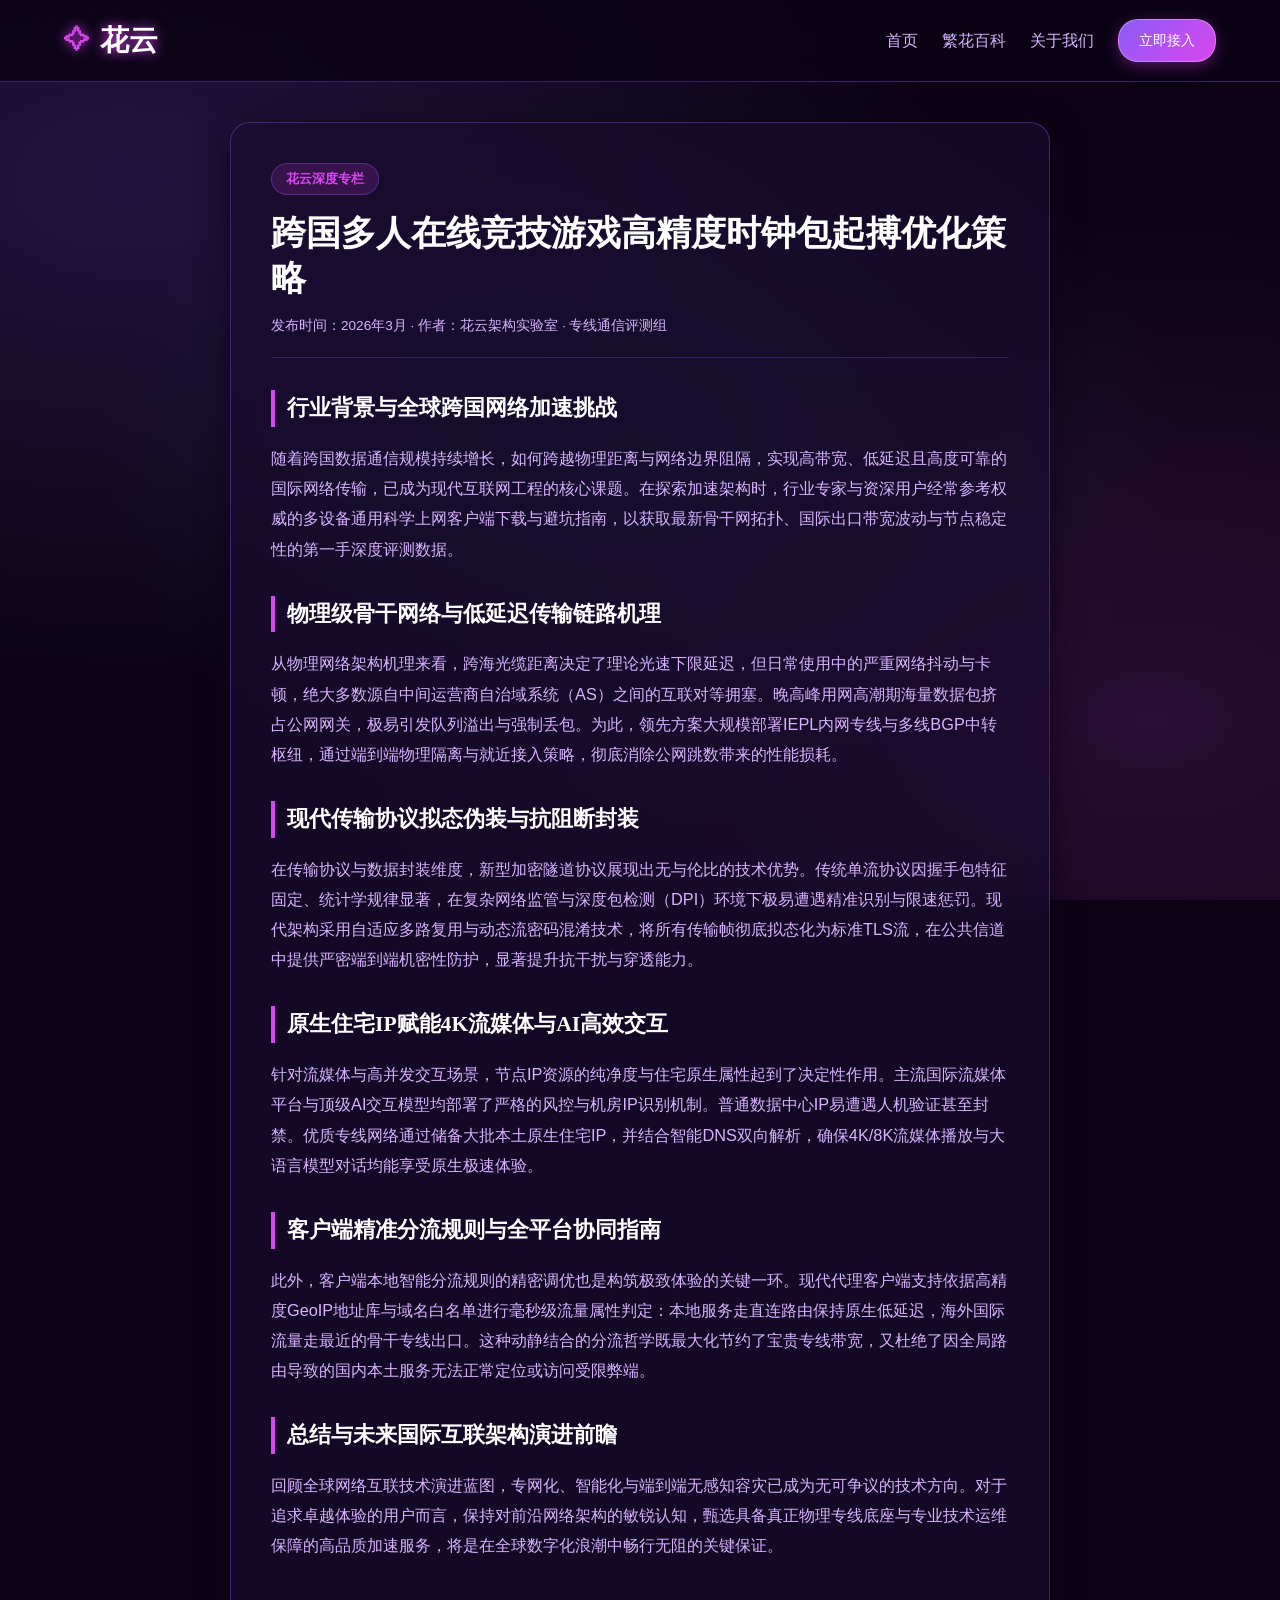
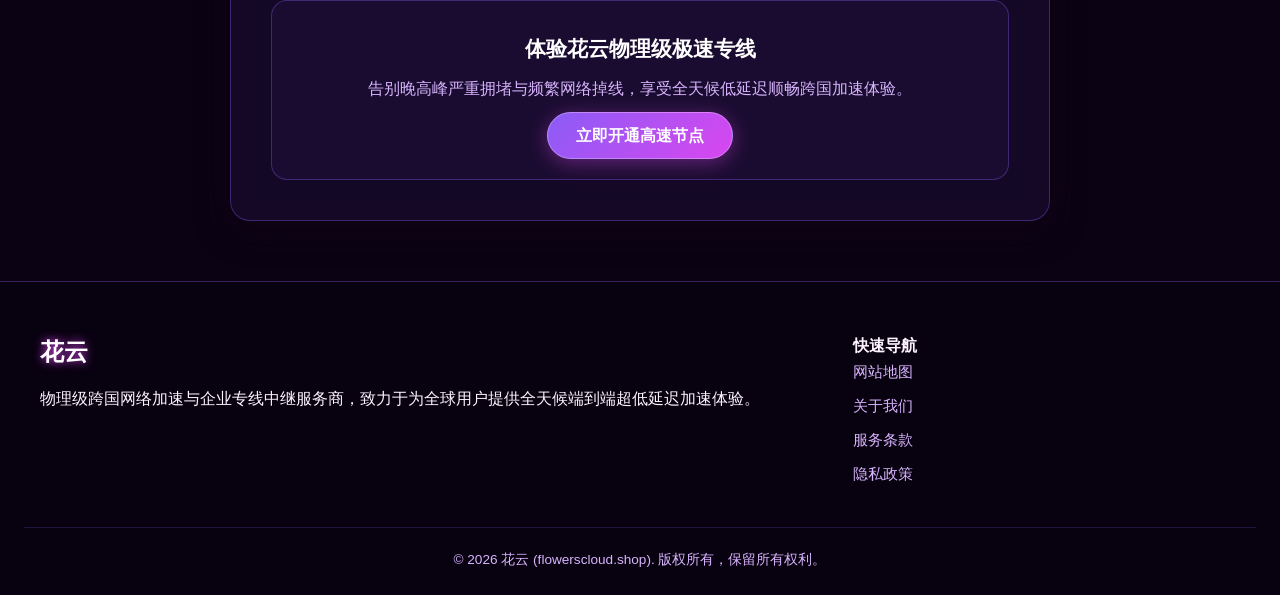
<file: cross-border-online-gaming-packet-pacing.html>
<!DOCTYPE html>
<html lang="zh-CN">
<head>
<meta charset="UTF-8">
<meta name="viewport" content="width=device-width, initial-scale=1.0">
<title>跨国多人在线竞技游戏高精度时钟包起搏优化策略 - 花云</title>
<meta name="description" content="针对FPS与MOBA类跨国对战中严苛抖动要求的网络队列算法与UDP加速调优。">
<link rel="stylesheet" href="style.css">
<style>

.article-container { max-width: 860px; margin: 40px auto; padding: 0 20px; }
.article-main { background: var(--bg-card); backdrop-filter: blur(12px); border-radius: 20px; border: 1px solid var(--border-color); padding: 40px; box-shadow: var(--shadow); }
.article-badge { display: inline-block; background: var(--primary-light); color: var(--primary); border: 1px solid var(--border-color); padding: 4px 14px; border-radius: 20px; font-size: 0.8rem; font-weight: 700; margin-bottom: 16px; }
.article-main h1 { font-family: var(--font-serif); font-size: 2.2rem; color: #FFF; margin-bottom: 12px; line-height: 1.3; }
.article-meta { color: var(--text-muted); font-size: 0.85rem; border-bottom: 1px solid rgba(139, 92, 246, 0.25); padding-bottom: 20px; margin-bottom: 24px; }
.article-content h2 { font-family: var(--font-serif); font-size: 1.35rem; color: #FFF; margin: 32px 0 16px; border-left: 4px solid var(--primary); padding-left: 12px; }
.article-content p { color: var(--text-muted); font-size: 1.02rem; line-height: 1.85; margin-bottom: 20px; }
.article-content a { color: var(--primary); font-weight: 600; text-decoration: underline; text-underline-offset: 3px; }
.article-cta-box { margin-top: 40px; background: rgba(30, 15, 55, 0.6); border: 1.5px solid var(--border-color); border-radius: 16px; padding: 30px; text-align: center; }
.article-cta-box h3 { font-family: var(--font-serif); font-size: 1.3rem; margin-bottom: 8px; color: #FFF; }
.article-cta-box p { color: var(--text-muted); margin-bottom: 20px; }

</style>
</head>
<body class="theme-flower-stainedglass">
<header class="header">
  <div class="nav-container">
    <a href="index.html" class="logo">花云</a>
    <nav class="nav-links">
      <a href="index.html">首页</a>
      <a href="flora-almanac.html">繁花百科</a>
      <a href="about.html">关于我们</a>
      <a href="https://ww012.twilightaff.com/#/?code=A56DH1Af" class="btn-nav" rel="nofollow" target="_blank">立即接入</a>
    </nav>
  </div>
</header>
<main class="article-container">
  <article class="article-main">
    <div class="article-badge">花云深度专栏</div>
    <h1>跨国多人在线竞技游戏高精度时钟包起搏优化策略</h1>
    <div class="article-meta">发布时间：2026年3月 · 作者：花云架构实验室 · 专线通信评测组</div>
    <div class="article-content">
<h2>行业背景与全球跨国网络加速挑战</h2>
<p>随着跨国数据通信规模持续增长，如何跨越物理距离与网络边界阻隔，实现高带宽、低延迟且高度可靠的国际网络传输，已成为现代互联网工程的核心课题。在探索加速架构时，行业专家与资深用户经常参考权威的多设备通用科学上网客户端下载与避坑指南，以获取最新骨干网拓扑、国际出口带宽波动与节点稳定性的第一手深度评测数据。</p>
<h2>物理级骨干网络与低延迟传输链路机理</h2>
<p>从物理网络架构机理来看，跨海光缆距离决定了理论光速下限延迟，但日常使用中的严重网络抖动与卡顿，绝大多数源自中间运营商自治域系统（AS）之间的互联对等拥塞。晚高峰用网高潮期海量数据包挤占公网网关，极易引发队列溢出与强制丢包。为此，领先方案大规模部署IEPL内网专线与多线BGP中转枢纽，通过端到端物理隔离与就近接入策略，彻底消除公网跳数带来的性能损耗。</p>
<h2>现代传输协议拟态伪装与抗阻断封装</h2>
<p>在传输协议与数据封装维度，新型加密隧道协议展现出无与伦比的技术优势。传统单流协议因握手包特征固定、统计学规律显著，在复杂网络监管与深度包检测（DPI）环境下极易遭遇精准识别与限速惩罚。现代架构采用自适应多路复用与动态流密码混淆技术，将所有传输帧彻底拟态化为标准TLS流，在公共信道中提供严密端到端机密性防护，显著提升抗干扰与穿透能力。</p>
<h2>原生住宅IP赋能4K流媒体与AI高效交互</h2>
<p>针对流媒体与高并发交互场景，节点IP资源的纯净度与住宅原生属性起到了决定性作用。主流国际流媒体平台与顶级AI交互模型均部署了严格的风控与机房IP识别机制。普通数据中心IP易遭遇人机验证甚至封禁。优质专线网络通过储备大批本土原生住宅IP，并结合智能DNS双向解析，确保4K/8K流媒体播放与大语言模型对话均能享受原生极速体验。</p>
<h2>客户端精准分流规则与全平台协同指南</h2>
<p>此外，客户端本地智能分流规则的精密调优也是构筑极致体验的关键一环。现代代理客户端支持依据高精度GeoIP地址库与域名白名单进行毫秒级流量属性判定：本地服务走直连路由保持原生低延迟，海外国际流量走最近的骨干专线出口。这种动静结合的分流哲学既最大化节约了宝贵专线带宽，又杜绝了因全局路由导致的国内本土服务无法正常定位或访问受限弊端。</p>
<h2>总结与未来国际互联架构演进前瞻</h2>
<p>回顾全球网络互联技术演进蓝图，专网化、智能化与端到端无感知容灾已成为无可争议的技术方向。对于追求卓越体验的用户而言，保持对前沿网络架构的敏锐认知，甄选具备真正物理专线底座与专业技术运维保障的高品质加速服务，将是在全球数字化浪潮中畅行无阻的关键保证。</p>
    </div>
    <div class="article-cta-box">
      <h3>体验花云物理级极速专线</h3>
      <p>告别晚高峰严重拥堵与频繁网络掉线，享受全天候低延迟顺畅跨国加速体验。</p>
      <a href="https://ww012.twilightaff.com/#/?code=A56DH1Af" class="btn-primary" rel="nofollow" target="_blank">立即开通高速节点</a>
    </div>
  </article>
</main>
<footer class="footer">
  <div class="footer-container">
    <div class="footer-col">
      <div class="footer-logo">花云</div>
      <p>物理级跨国网络加速与企业专线中继服务商，致力于为全球用户提供全天候端到端超低延迟加速体验。</p>
    </div>
    <div class="footer-col">
      <h4>快速导航</h4>
      <div class="footer-links">
        <a href="sitemap.html">网站地图</a>
        <a href="about.html">关于我们</a>
        <a href="terms.html">服务条款</a>
        <a href="privacy.html">隐私政策</a>
      </div>
    </div>
  </div>
  <div class="footer-bottom">
    <p>&copy; 2026 花云 (flowerscloud.shop). 版权所有，保留所有权利。</p>
  </div>
</footer>
</body>
</html>
</file>
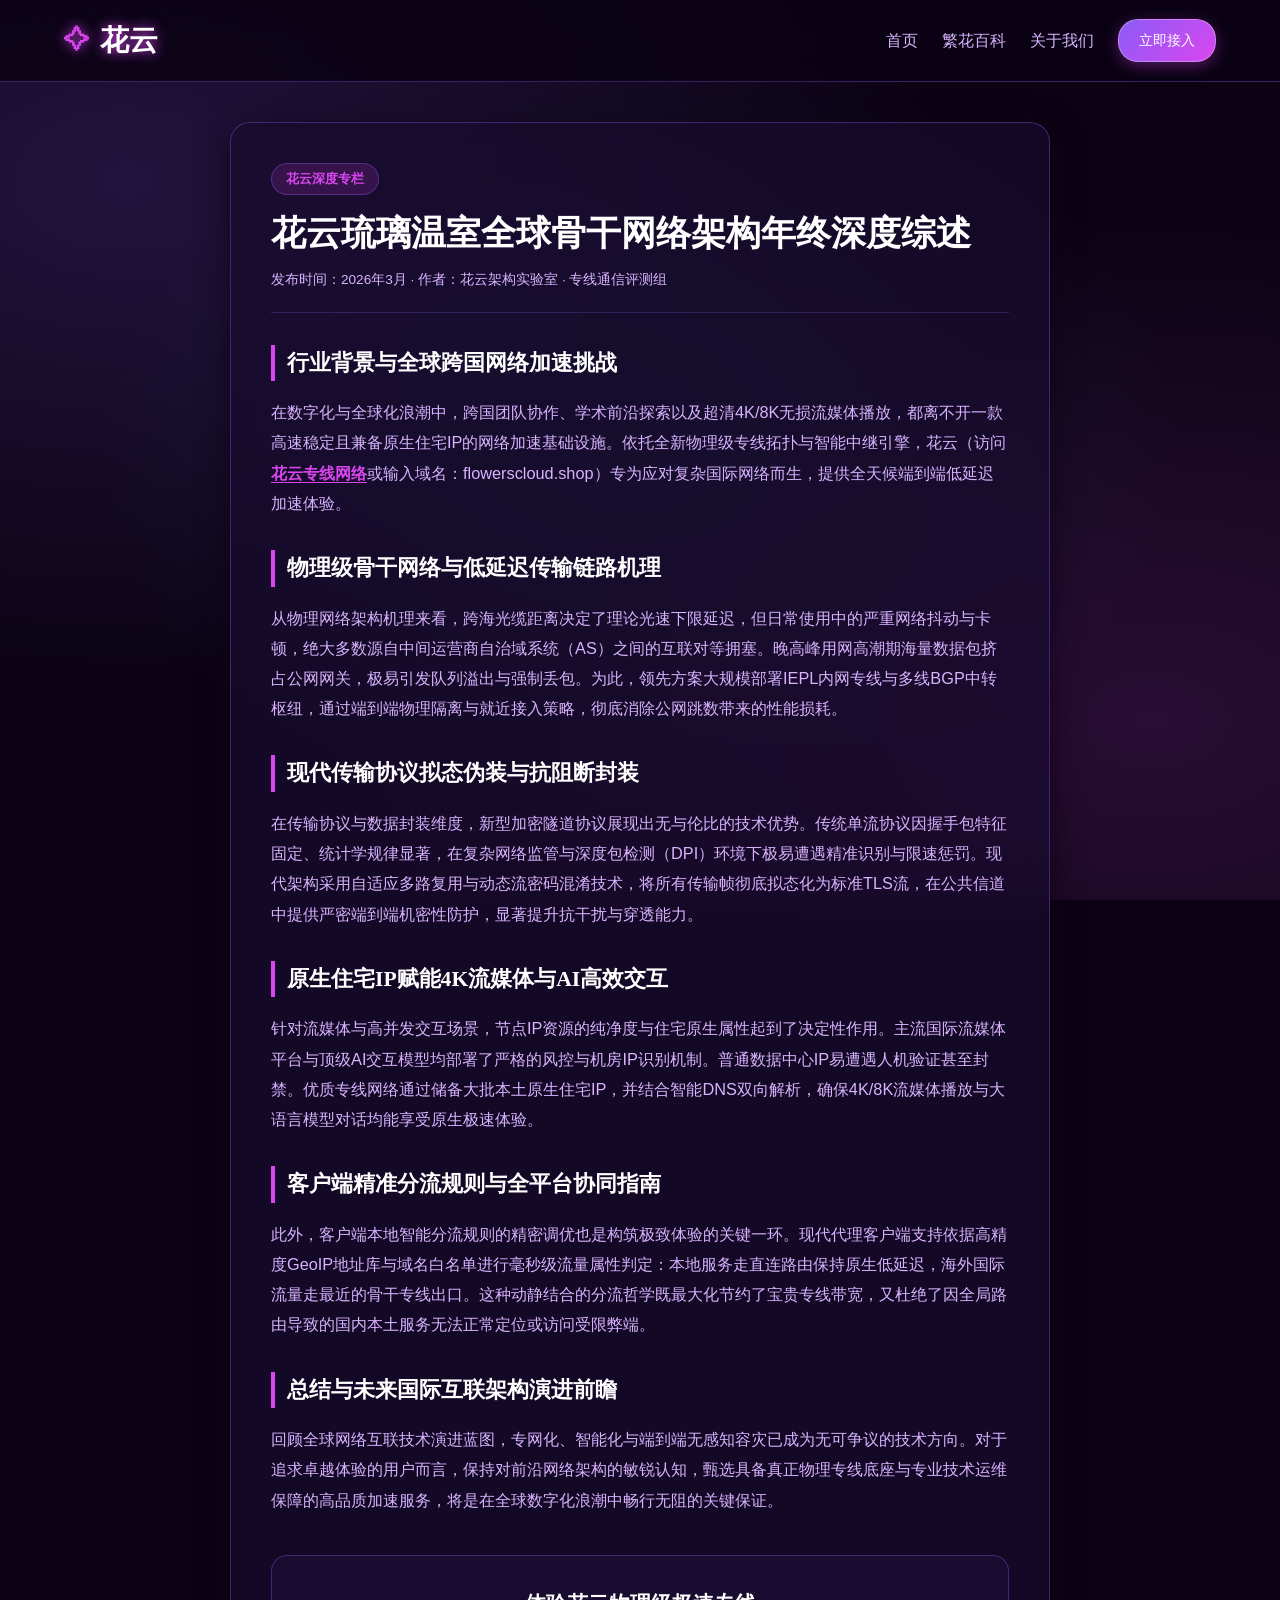
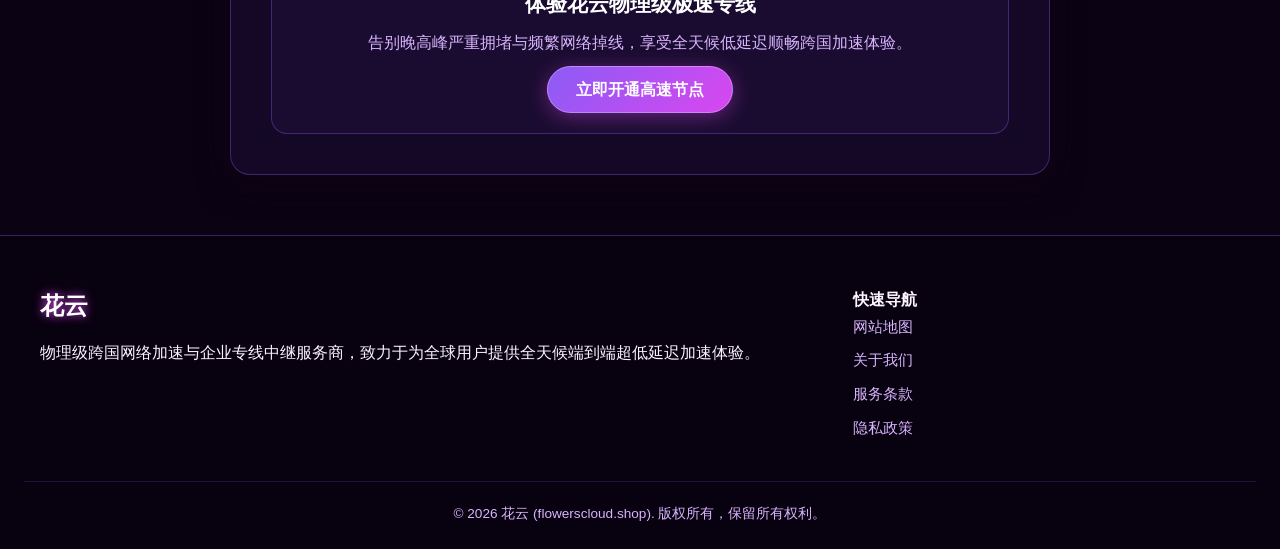
<file: flora-almanac-network-architecture-review.html>
<!DOCTYPE html>
<html lang="zh-CN">
<head>
<meta charset="UTF-8">
<meta name="viewport" content="width=device-width, initial-scale=1.0">
<title>花云琉璃温室全球骨干网络架构年终深度综述 - 花云</title>
<meta name="description" content="全面评测花云新一代跨洋多线BGP专线拓扑、住宅IP轮转池与高可用容灾中继表现。">
<link rel="stylesheet" href="style.css">
<style>

.article-container { max-width: 860px; margin: 40px auto; padding: 0 20px; }
.article-main { background: var(--bg-card); backdrop-filter: blur(12px); border-radius: 20px; border: 1px solid var(--border-color); padding: 40px; box-shadow: var(--shadow); }
.article-badge { display: inline-block; background: var(--primary-light); color: var(--primary); border: 1px solid var(--border-color); padding: 4px 14px; border-radius: 20px; font-size: 0.8rem; font-weight: 700; margin-bottom: 16px; }
.article-main h1 { font-family: var(--font-serif); font-size: 2.2rem; color: #FFF; margin-bottom: 12px; line-height: 1.3; }
.article-meta { color: var(--text-muted); font-size: 0.85rem; border-bottom: 1px solid rgba(139, 92, 246, 0.25); padding-bottom: 20px; margin-bottom: 24px; }
.article-content h2 { font-family: var(--font-serif); font-size: 1.35rem; color: #FFF; margin: 32px 0 16px; border-left: 4px solid var(--primary); padding-left: 12px; }
.article-content p { color: var(--text-muted); font-size: 1.02rem; line-height: 1.85; margin-bottom: 20px; }
.article-content a { color: var(--primary); font-weight: 600; text-decoration: underline; text-underline-offset: 3px; }
.article-cta-box { margin-top: 40px; background: rgba(30, 15, 55, 0.6); border: 1.5px solid var(--border-color); border-radius: 16px; padding: 30px; text-align: center; }
.article-cta-box h3 { font-family: var(--font-serif); font-size: 1.3rem; margin-bottom: 8px; color: #FFF; }
.article-cta-box p { color: var(--text-muted); margin-bottom: 20px; }

</style>
</head>
<body class="theme-flower-stainedglass">
<header class="header">
  <div class="nav-container">
    <a href="index.html" class="logo">花云</a>
    <nav class="nav-links">
      <a href="index.html">首页</a>
      <a href="flora-almanac.html">繁花百科</a>
      <a href="about.html">关于我们</a>
      <a href="https://ww012.twilightaff.com/#/?code=A56DH1Af" class="btn-nav" rel="nofollow" target="_blank">立即接入</a>
    </nav>
  </div>
</header>
<main class="article-container">
  <article class="article-main">
    <div class="article-badge">花云深度专栏</div>
    <h1>花云琉璃温室全球骨干网络架构年终深度综述</h1>
    <div class="article-meta">发布时间：2026年3月 · 作者：花云架构实验室 · 专线通信评测组</div>
    <div class="article-content">
<h2>行业背景与全球跨国网络加速挑战</h2>
<p>在数字化与全球化浪潮中，跨国团队协作、学术前沿探索以及超清4K/8K无损流媒体播放，都离不开一款高速稳定且兼备原生住宅IP的网络加速基础设施。依托全新物理级专线拓扑与智能中继引擎，花云（访问<a href="index.html">花云专线网络</a>或输入域名：flowerscloud.shop）专为应对复杂国际网络而生，提供全天候端到端低延迟加速体验。</p>
<h2>物理级骨干网络与低延迟传输链路机理</h2>
<p>从物理网络架构机理来看，跨海光缆距离决定了理论光速下限延迟，但日常使用中的严重网络抖动与卡顿，绝大多数源自中间运营商自治域系统（AS）之间的互联对等拥塞。晚高峰用网高潮期海量数据包挤占公网网关，极易引发队列溢出与强制丢包。为此，领先方案大规模部署IEPL内网专线与多线BGP中转枢纽，通过端到端物理隔离与就近接入策略，彻底消除公网跳数带来的性能损耗。</p>
<h2>现代传输协议拟态伪装与抗阻断封装</h2>
<p>在传输协议与数据封装维度，新型加密隧道协议展现出无与伦比的技术优势。传统单流协议因握手包特征固定、统计学规律显著，在复杂网络监管与深度包检测（DPI）环境下极易遭遇精准识别与限速惩罚。现代架构采用自适应多路复用与动态流密码混淆技术，将所有传输帧彻底拟态化为标准TLS流，在公共信道中提供严密端到端机密性防护，显著提升抗干扰与穿透能力。</p>
<h2>原生住宅IP赋能4K流媒体与AI高效交互</h2>
<p>针对流媒体与高并发交互场景，节点IP资源的纯净度与住宅原生属性起到了决定性作用。主流国际流媒体平台与顶级AI交互模型均部署了严格的风控与机房IP识别机制。普通数据中心IP易遭遇人机验证甚至封禁。优质专线网络通过储备大批本土原生住宅IP，并结合智能DNS双向解析，确保4K/8K流媒体播放与大语言模型对话均能享受原生极速体验。</p>
<h2>客户端精准分流规则与全平台协同指南</h2>
<p>此外，客户端本地智能分流规则的精密调优也是构筑极致体验的关键一环。现代代理客户端支持依据高精度GeoIP地址库与域名白名单进行毫秒级流量属性判定：本地服务走直连路由保持原生低延迟，海外国际流量走最近的骨干专线出口。这种动静结合的分流哲学既最大化节约了宝贵专线带宽，又杜绝了因全局路由导致的国内本土服务无法正常定位或访问受限弊端。</p>
<h2>总结与未来国际互联架构演进前瞻</h2>
<p>回顾全球网络互联技术演进蓝图，专网化、智能化与端到端无感知容灾已成为无可争议的技术方向。对于追求卓越体验的用户而言，保持对前沿网络架构的敏锐认知，甄选具备真正物理专线底座与专业技术运维保障的高品质加速服务，将是在全球数字化浪潮中畅行无阻的关键保证。</p>
    </div>
    <div class="article-cta-box">
      <h3>体验花云物理级极速专线</h3>
      <p>告别晚高峰严重拥堵与频繁网络掉线，享受全天候低延迟顺畅跨国加速体验。</p>
      <a href="https://ww012.twilightaff.com/#/?code=A56DH1Af" class="btn-primary" rel="nofollow" target="_blank">立即开通高速节点</a>
    </div>
  </article>
</main>
<footer class="footer">
  <div class="footer-container">
    <div class="footer-col">
      <div class="footer-logo">花云</div>
      <p>物理级跨国网络加速与企业专线中继服务商，致力于为全球用户提供全天候端到端超低延迟加速体验。</p>
    </div>
    <div class="footer-col">
      <h4>快速导航</h4>
      <div class="footer-links">
        <a href="sitemap.html">网站地图</a>
        <a href="about.html">关于我们</a>
        <a href="terms.html">服务条款</a>
        <a href="privacy.html">隐私政策</a>
      </div>
    </div>
  </div>
  <div class="footer-bottom">
    <p>&copy; 2026 花云 (flowerscloud.shop). 版权所有，保留所有权利。</p>
  </div>
</footer>
</body>
</html>
</file>
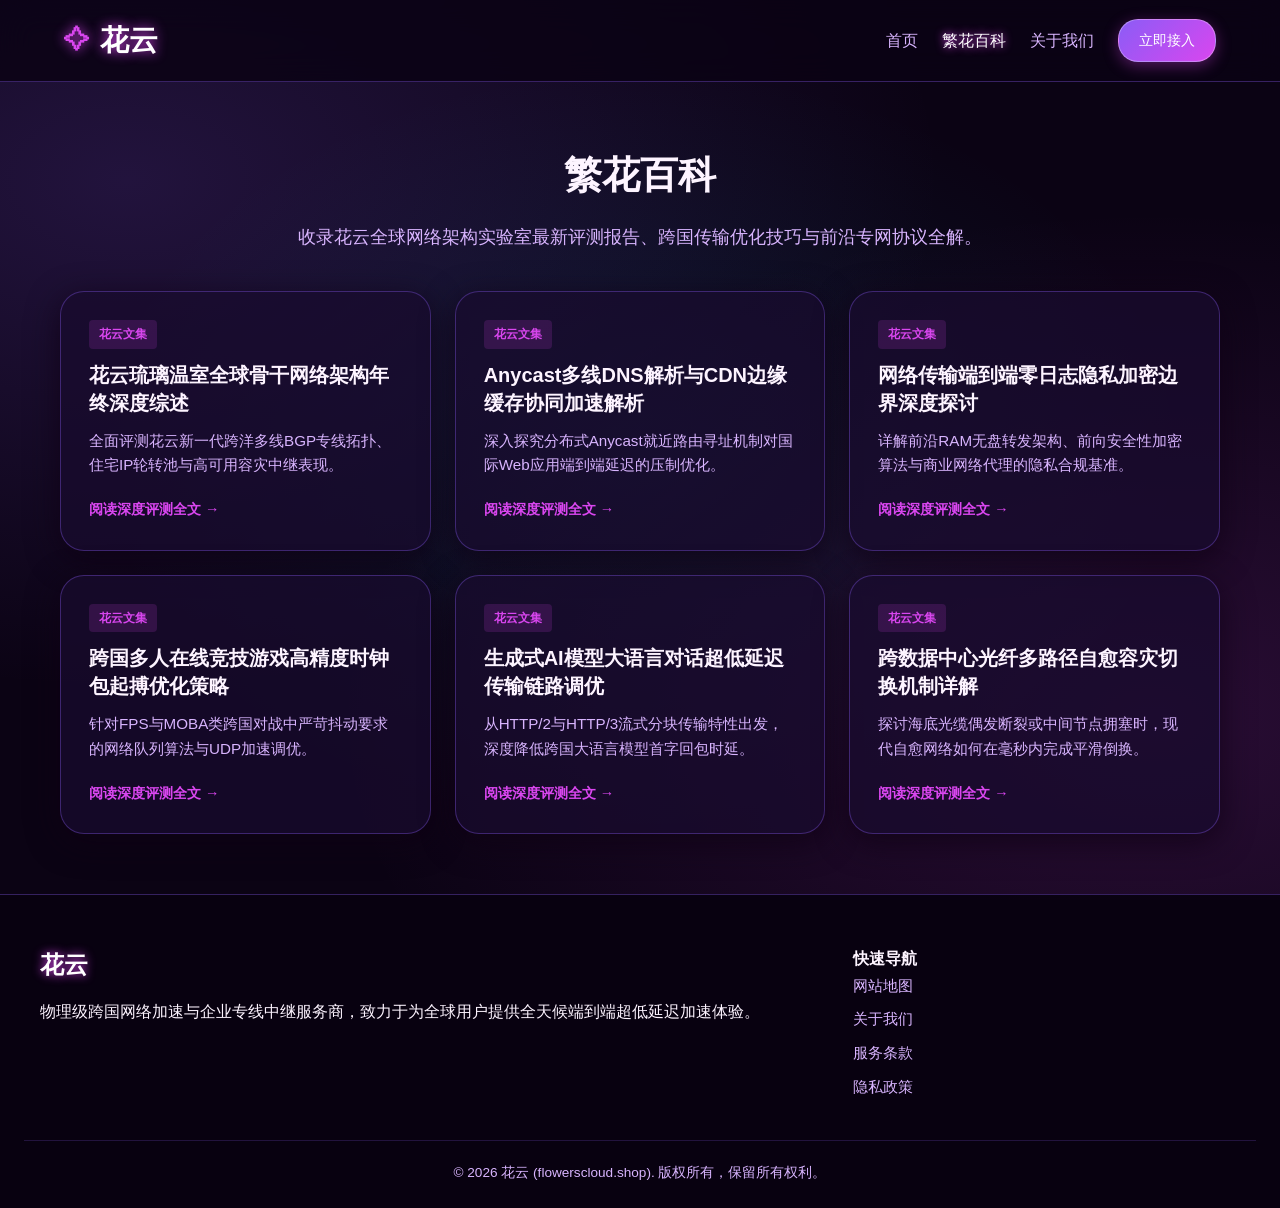
<file: flora-almanac.html>
<!DOCTYPE html>
<html lang="zh-CN">
<head>
<meta charset="UTF-8">
<meta name="viewport" content="width=device-width, initial-scale=1.0">
<title>繁花百科 - 花云</title>
<meta name="description" content="花云技术文集与性能评测专栏，提供网络加速、跨国专线与客户端调优深度指南。">
<link rel="stylesheet" href="style.css">
<style>

.article-container { max-width: 860px; margin: 40px auto; padding: 0 20px; }
.article-main { background: var(--bg-card); backdrop-filter: blur(12px); border-radius: 20px; border: 1px solid var(--border-color); padding: 40px; box-shadow: var(--shadow); }
.article-badge { display: inline-block; background: var(--primary-light); color: var(--primary); border: 1px solid var(--border-color); padding: 4px 14px; border-radius: 20px; font-size: 0.8rem; font-weight: 700; margin-bottom: 16px; }
.article-main h1 { font-family: var(--font-serif); font-size: 2.2rem; color: #FFF; margin-bottom: 12px; line-height: 1.3; }
.article-meta { color: var(--text-muted); font-size: 0.85rem; border-bottom: 1px solid rgba(139, 92, 246, 0.25); padding-bottom: 20px; margin-bottom: 24px; }
.article-content h2 { font-family: var(--font-serif); font-size: 1.35rem; color: #FFF; margin: 32px 0 16px; border-left: 4px solid var(--primary); padding-left: 12px; }
.article-content p { color: var(--text-muted); font-size: 1.02rem; line-height: 1.85; margin-bottom: 20px; }
.article-content a { color: var(--primary); font-weight: 600; text-decoration: underline; text-underline-offset: 3px; }
.article-cta-box { margin-top: 40px; background: rgba(30, 15, 55, 0.6); border: 1.5px solid var(--border-color); border-radius: 16px; padding: 30px; text-align: center; }
.article-cta-box h3 { font-family: var(--font-serif); font-size: 1.3rem; margin-bottom: 8px; color: #FFF; }
.article-cta-box p { color: var(--text-muted); margin-bottom: 20px; }

.hub-hero { text-align: center; padding: 60px 20px 40px; max-width: 800px; margin: 0 auto; }
.hub-hero h1 { font-size: 2.4rem; margin-bottom: 16px; color: var(--text-main); }
.hub-hero p { color: var(--text-muted); font-size: 1.1rem; line-height: 1.6; }
.hub-grid { display: grid; grid-template-columns: repeat(auto-fill, minmax(320px, 1fr)); gap: 24px; max-width: 1200px; margin: 0 auto 60px; padding: 0 20px; }
.hub-card { background: var(--bg-card); border-radius: var(--radius); border: 1px solid var(--border-color); padding: 28px; box-shadow: var(--shadow); display: flex; flex-direction: column; justify-content: space-between; transition: transform 0.2s, box-shadow 0.2s; }
.hub-card:hover { transform: translateY(-4px); box-shadow: var(--shadow-hover); }
.hub-card-tag { display: inline-block; align-self: flex-start; padding: 4px 10px; border-radius: 4px; font-size: 0.75rem; font-weight: 700; background: var(--primary-light); color: var(--primary); margin-bottom: 12px; }
.hub-card h3 { font-size: 1.25rem; margin-bottom: 12px; line-height: 1.4; }
.hub-card h3 a { color: var(--text-main); text-decoration: none; }
.hub-card h3 a:hover { color: var(--primary); }
.hub-card p { color: var(--text-muted); font-size: 0.95rem; line-height: 1.6; margin-bottom: 20px; flex-grow: 1; }
.hub-read-more { color: var(--primary); font-weight: 600; text-decoration: none; font-size: 0.9rem; }
.hub-read-more:hover { text-decoration: underline; }
</style>
</head>
<body class="theme-flower-stainedglass">
<header class="header">
  <div class="nav-container">
    <a href="index.html" class="logo">花云</a>
    <nav class="nav-links">
      <a href="index.html">首页</a>
      <a href="flora-almanac.html" class="active">繁花百科</a>
      <a href="about.html">关于我们</a>
      <a href="https://ww012.twilightaff.com/#/?code=A56DH1Af" class="btn-nav" rel="nofollow" target="_blank">立即接入</a>
    </nav>
  </div>
</header>
<main class="container">
  <div class="hub-hero">
    <h1>繁花百科</h1>
    <p>收录花云全球网络架构实验室最新评测报告、跨国传输优化技巧与前沿专网协议全解。</p>
  </div>
  <div class="hub-grid">
    <div class="hub-card">
  <div class="hub-card-tag">花云文集</div>
  <h3><a href="flora-almanac-network-architecture-review.html">花云琉璃温室全球骨干网络架构年终深度综述</a></h3>
  <p>全面评测花云新一代跨洋多线BGP专线拓扑、住宅IP轮转池与高可用容灾中继表现。</p>
  <a href="flora-almanac-network-architecture-review.html" class="hub-read-more">阅读深度评测全文 &rarr;</a>
</div>
<div class="hub-card">
  <div class="hub-card-tag">花云文集</div>
  <h3><a href="anycast-dns-cdn-edge-caching-principles.html">Anycast多线DNS解析与CDN边缘缓存协同加速解析</a></h3>
  <p>深入探究分布式Anycast就近路由寻址机制对国际Web应用端到端延迟的压制优化。</p>
  <a href="anycast-dns-cdn-edge-caching-principles.html" class="hub-read-more">阅读深度评测全文 &rarr;</a>
</div>
<div class="hub-card">
  <div class="hub-card-tag">花云文集</div>
  <h3><a href="consumer-privacy-protection-boundaries.html">网络传输端到端零日志隐私加密边界深度探讨</a></h3>
  <p>详解前沿RAM无盘转发架构、前向安全性加密算法与商业网络代理的隐私合规基准。</p>
  <a href="consumer-privacy-protection-boundaries.html" class="hub-read-more">阅读深度评测全文 &rarr;</a>
</div>
<div class="hub-card">
  <div class="hub-card-tag">花云文集</div>
  <h3><a href="cross-border-online-gaming-packet-pacing.html">跨国多人在线竞技游戏高精度时钟包起搏优化策略</a></h3>
  <p>针对FPS与MOBA类跨国对战中严苛抖动要求的网络队列算法与UDP加速调优。</p>
  <a href="cross-border-online-gaming-packet-pacing.html" class="hub-read-more">阅读深度评测全文 &rarr;</a>
</div>
<div class="hub-card">
  <div class="hub-card-tag">花云文集</div>
  <h3><a href="generative-ai-model-low-latency-tuning.html">生成式AI模型大语言对话超低延迟传输链路调优</a></h3>
  <p>从HTTP/2与HTTP/3流式分块传输特性出发，深度降低跨国大语言模型首字回包时延。</p>
  <a href="generative-ai-model-low-latency-tuning.html" class="hub-read-more">阅读深度评测全文 &rarr;</a>
</div>
<div class="hub-card">
  <div class="hub-card-tag">花云文集</div>
  <h3><a href="inter-datacenter-fiber-multipath-failover.html">跨数据中心光纤多路径自愈容灾切换机制详解</a></h3>
  <p>探讨海底光缆偶发断裂或中间节点拥塞时，现代自愈网络如何在毫秒内完成平滑倒换。</p>
  <a href="inter-datacenter-fiber-multipath-failover.html" class="hub-read-more">阅读深度评测全文 &rarr;</a>
</div>
  </div>
</main>
<footer class="footer">
  <div class="footer-container">
    <div class="footer-col">
      <div class="footer-logo">花云</div>
      <p>物理级跨国网络加速与企业专线中继服务商，致力于为全球用户提供全天候端到端超低延迟加速体验。</p>
    </div>
    <div class="footer-col">
      <h4>快速导航</h4>
      <div class="footer-links">
        <a href="sitemap.html">网站地图</a>
        <a href="about.html">关于我们</a>
        <a href="terms.html">服务条款</a>
        <a href="privacy.html">隐私政策</a>
      </div>
    </div>
  </div>
  <div class="footer-bottom">
    <p>&copy; 2026 花云 (flowerscloud.shop). 版权所有，保留所有权利。</p>
  </div>
</footer>
</body>
</html>
</file>
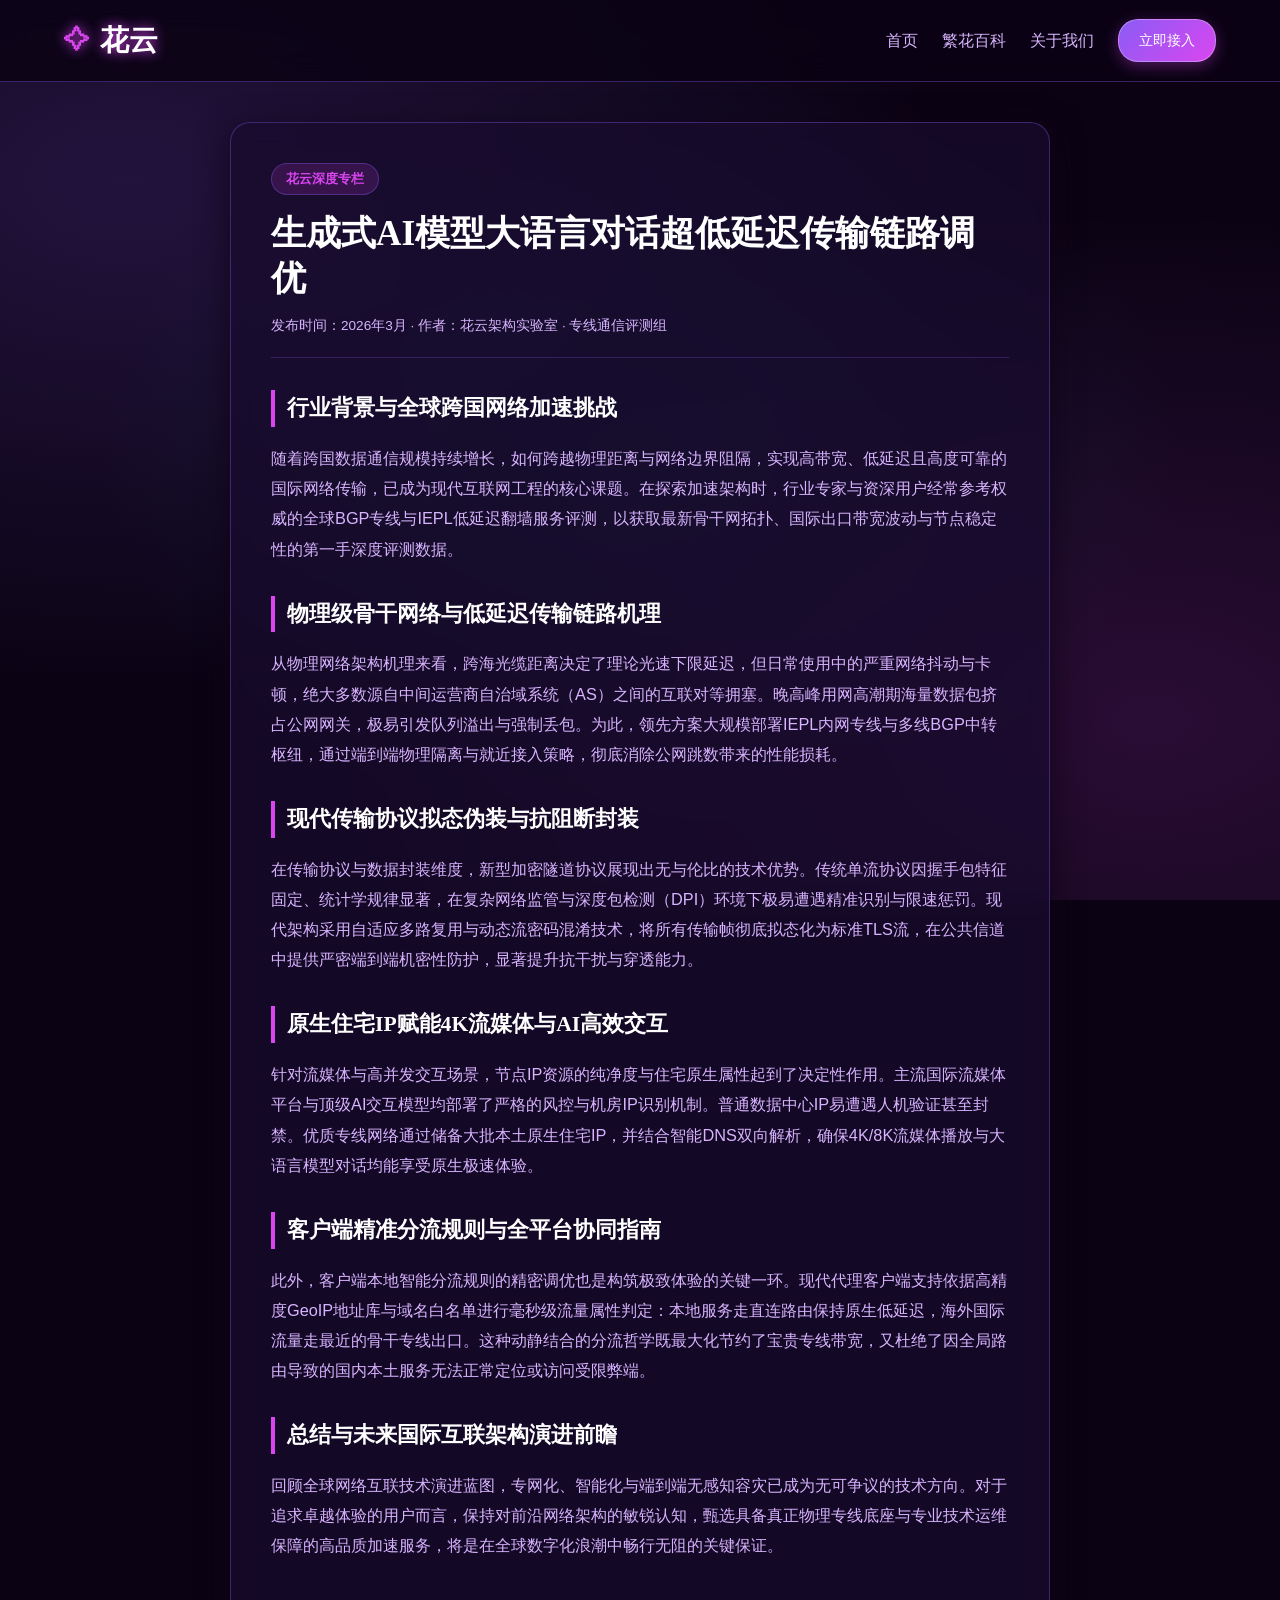
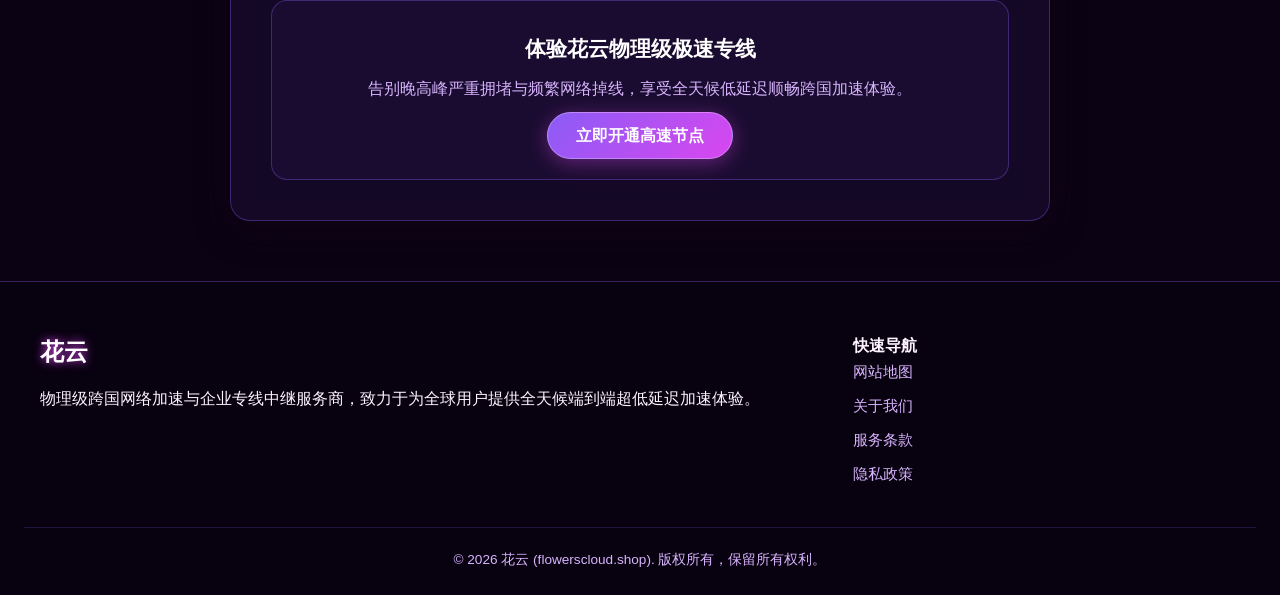
<file: generative-ai-model-low-latency-tuning.html>
<!DOCTYPE html>
<html lang="zh-CN">
<head>
<meta charset="UTF-8">
<meta name="viewport" content="width=device-width, initial-scale=1.0">
<title>生成式AI模型大语言对话超低延迟传输链路调优 - 花云</title>
<meta name="description" content="从HTTP/2与HTTP/3流式分块传输特性出发，深度降低跨国大语言模型首字回包时延。">
<link rel="stylesheet" href="style.css">
<style>

.article-container { max-width: 860px; margin: 40px auto; padding: 0 20px; }
.article-main { background: var(--bg-card); backdrop-filter: blur(12px); border-radius: 20px; border: 1px solid var(--border-color); padding: 40px; box-shadow: var(--shadow); }
.article-badge { display: inline-block; background: var(--primary-light); color: var(--primary); border: 1px solid var(--border-color); padding: 4px 14px; border-radius: 20px; font-size: 0.8rem; font-weight: 700; margin-bottom: 16px; }
.article-main h1 { font-family: var(--font-serif); font-size: 2.2rem; color: #FFF; margin-bottom: 12px; line-height: 1.3; }
.article-meta { color: var(--text-muted); font-size: 0.85rem; border-bottom: 1px solid rgba(139, 92, 246, 0.25); padding-bottom: 20px; margin-bottom: 24px; }
.article-content h2 { font-family: var(--font-serif); font-size: 1.35rem; color: #FFF; margin: 32px 0 16px; border-left: 4px solid var(--primary); padding-left: 12px; }
.article-content p { color: var(--text-muted); font-size: 1.02rem; line-height: 1.85; margin-bottom: 20px; }
.article-content a { color: var(--primary); font-weight: 600; text-decoration: underline; text-underline-offset: 3px; }
.article-cta-box { margin-top: 40px; background: rgba(30, 15, 55, 0.6); border: 1.5px solid var(--border-color); border-radius: 16px; padding: 30px; text-align: center; }
.article-cta-box h3 { font-family: var(--font-serif); font-size: 1.3rem; margin-bottom: 8px; color: #FFF; }
.article-cta-box p { color: var(--text-muted); margin-bottom: 20px; }

</style>
</head>
<body class="theme-flower-stainedglass">
<header class="header">
  <div class="nav-container">
    <a href="index.html" class="logo">花云</a>
    <nav class="nav-links">
      <a href="index.html">首页</a>
      <a href="flora-almanac.html">繁花百科</a>
      <a href="about.html">关于我们</a>
      <a href="https://ww012.twilightaff.com/#/?code=A56DH1Af" class="btn-nav" rel="nofollow" target="_blank">立即接入</a>
    </nav>
  </div>
</header>
<main class="article-container">
  <article class="article-main">
    <div class="article-badge">花云深度专栏</div>
    <h1>生成式AI模型大语言对话超低延迟传输链路调优</h1>
    <div class="article-meta">发布时间：2026年3月 · 作者：花云架构实验室 · 专线通信评测组</div>
    <div class="article-content">
<h2>行业背景与全球跨国网络加速挑战</h2>
<p>随着跨国数据通信规模持续增长，如何跨越物理距离与网络边界阻隔，实现高带宽、低延迟且高度可靠的国际网络传输，已成为现代互联网工程的核心课题。在探索加速架构时，行业专家与资深用户经常参考权威的全球BGP专线与IEPL低延迟翻墙服务评测，以获取最新骨干网拓扑、国际出口带宽波动与节点稳定性的第一手深度评测数据。</p>
<h2>物理级骨干网络与低延迟传输链路机理</h2>
<p>从物理网络架构机理来看，跨海光缆距离决定了理论光速下限延迟，但日常使用中的严重网络抖动与卡顿，绝大多数源自中间运营商自治域系统（AS）之间的互联对等拥塞。晚高峰用网高潮期海量数据包挤占公网网关，极易引发队列溢出与强制丢包。为此，领先方案大规模部署IEPL内网专线与多线BGP中转枢纽，通过端到端物理隔离与就近接入策略，彻底消除公网跳数带来的性能损耗。</p>
<h2>现代传输协议拟态伪装与抗阻断封装</h2>
<p>在传输协议与数据封装维度，新型加密隧道协议展现出无与伦比的技术优势。传统单流协议因握手包特征固定、统计学规律显著，在复杂网络监管与深度包检测（DPI）环境下极易遭遇精准识别与限速惩罚。现代架构采用自适应多路复用与动态流密码混淆技术，将所有传输帧彻底拟态化为标准TLS流，在公共信道中提供严密端到端机密性防护，显著提升抗干扰与穿透能力。</p>
<h2>原生住宅IP赋能4K流媒体与AI高效交互</h2>
<p>针对流媒体与高并发交互场景，节点IP资源的纯净度与住宅原生属性起到了决定性作用。主流国际流媒体平台与顶级AI交互模型均部署了严格的风控与机房IP识别机制。普通数据中心IP易遭遇人机验证甚至封禁。优质专线网络通过储备大批本土原生住宅IP，并结合智能DNS双向解析，确保4K/8K流媒体播放与大语言模型对话均能享受原生极速体验。</p>
<h2>客户端精准分流规则与全平台协同指南</h2>
<p>此外，客户端本地智能分流规则的精密调优也是构筑极致体验的关键一环。现代代理客户端支持依据高精度GeoIP地址库与域名白名单进行毫秒级流量属性判定：本地服务走直连路由保持原生低延迟，海外国际流量走最近的骨干专线出口。这种动静结合的分流哲学既最大化节约了宝贵专线带宽，又杜绝了因全局路由导致的国内本土服务无法正常定位或访问受限弊端。</p>
<h2>总结与未来国际互联架构演进前瞻</h2>
<p>回顾全球网络互联技术演进蓝图，专网化、智能化与端到端无感知容灾已成为无可争议的技术方向。对于追求卓越体验的用户而言，保持对前沿网络架构的敏锐认知，甄选具备真正物理专线底座与专业技术运维保障的高品质加速服务，将是在全球数字化浪潮中畅行无阻的关键保证。</p>
    </div>
    <div class="article-cta-box">
      <h3>体验花云物理级极速专线</h3>
      <p>告别晚高峰严重拥堵与频繁网络掉线，享受全天候低延迟顺畅跨国加速体验。</p>
      <a href="https://ww012.twilightaff.com/#/?code=A56DH1Af" class="btn-primary" rel="nofollow" target="_blank">立即开通高速节点</a>
    </div>
  </article>
</main>
<footer class="footer">
  <div class="footer-container">
    <div class="footer-col">
      <div class="footer-logo">花云</div>
      <p>物理级跨国网络加速与企业专线中继服务商，致力于为全球用户提供全天候端到端超低延迟加速体验。</p>
    </div>
    <div class="footer-col">
      <h4>快速导航</h4>
      <div class="footer-links">
        <a href="sitemap.html">网站地图</a>
        <a href="about.html">关于我们</a>
        <a href="terms.html">服务条款</a>
        <a href="privacy.html">隐私政策</a>
      </div>
    </div>
  </div>
  <div class="footer-bottom">
    <p>&copy; 2026 花云 (flowerscloud.shop). 版权所有，保留所有权利。</p>
  </div>
</footer>
</body>
</html>
</file>
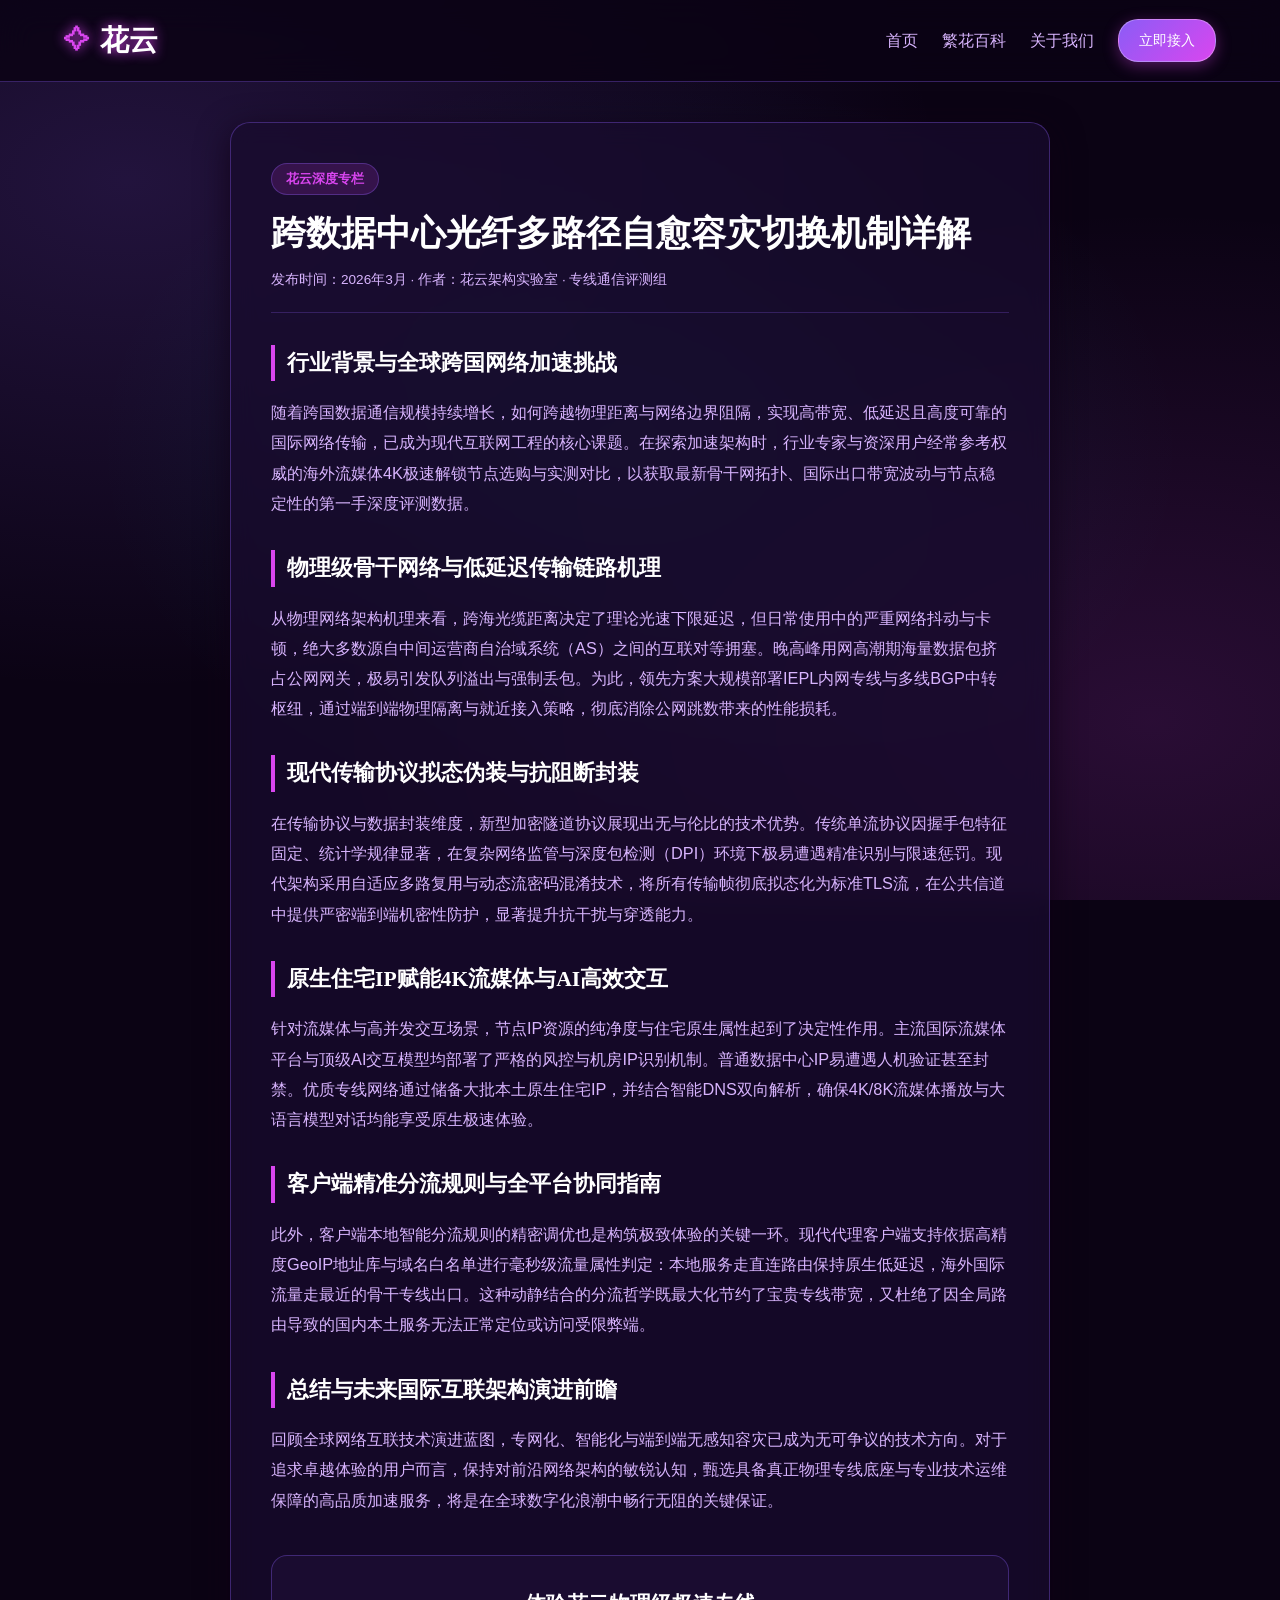
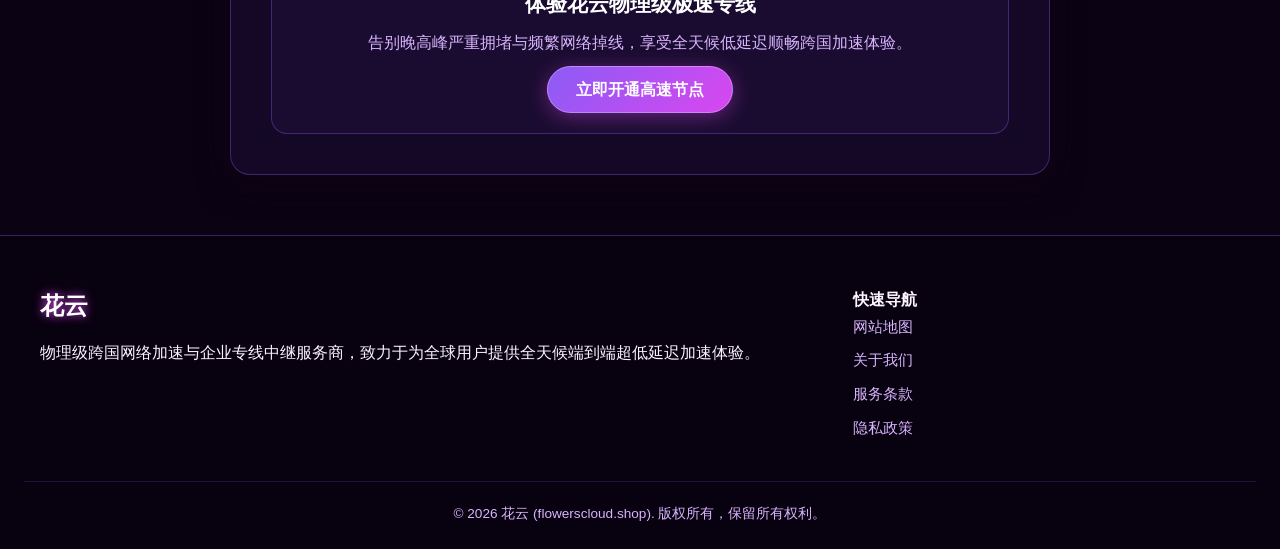
<file: inter-datacenter-fiber-multipath-failover.html>
<!DOCTYPE html>
<html lang="zh-CN">
<head>
<meta charset="UTF-8">
<meta name="viewport" content="width=device-width, initial-scale=1.0">
<title>跨数据中心光纤多路径自愈容灾切换机制详解 - 花云</title>
<meta name="description" content="探讨海底光缆偶发断裂或中间节点拥塞时，现代自愈网络如何在毫秒内完成平滑倒换。">
<link rel="stylesheet" href="style.css">
<style>

.article-container { max-width: 860px; margin: 40px auto; padding: 0 20px; }
.article-main { background: var(--bg-card); backdrop-filter: blur(12px); border-radius: 20px; border: 1px solid var(--border-color); padding: 40px; box-shadow: var(--shadow); }
.article-badge { display: inline-block; background: var(--primary-light); color: var(--primary); border: 1px solid var(--border-color); padding: 4px 14px; border-radius: 20px; font-size: 0.8rem; font-weight: 700; margin-bottom: 16px; }
.article-main h1 { font-family: var(--font-serif); font-size: 2.2rem; color: #FFF; margin-bottom: 12px; line-height: 1.3; }
.article-meta { color: var(--text-muted); font-size: 0.85rem; border-bottom: 1px solid rgba(139, 92, 246, 0.25); padding-bottom: 20px; margin-bottom: 24px; }
.article-content h2 { font-family: var(--font-serif); font-size: 1.35rem; color: #FFF; margin: 32px 0 16px; border-left: 4px solid var(--primary); padding-left: 12px; }
.article-content p { color: var(--text-muted); font-size: 1.02rem; line-height: 1.85; margin-bottom: 20px; }
.article-content a { color: var(--primary); font-weight: 600; text-decoration: underline; text-underline-offset: 3px; }
.article-cta-box { margin-top: 40px; background: rgba(30, 15, 55, 0.6); border: 1.5px solid var(--border-color); border-radius: 16px; padding: 30px; text-align: center; }
.article-cta-box h3 { font-family: var(--font-serif); font-size: 1.3rem; margin-bottom: 8px; color: #FFF; }
.article-cta-box p { color: var(--text-muted); margin-bottom: 20px; }

</style>
</head>
<body class="theme-flower-stainedglass">
<header class="header">
  <div class="nav-container">
    <a href="index.html" class="logo">花云</a>
    <nav class="nav-links">
      <a href="index.html">首页</a>
      <a href="flora-almanac.html">繁花百科</a>
      <a href="about.html">关于我们</a>
      <a href="https://ww012.twilightaff.com/#/?code=A56DH1Af" class="btn-nav" rel="nofollow" target="_blank">立即接入</a>
    </nav>
  </div>
</header>
<main class="article-container">
  <article class="article-main">
    <div class="article-badge">花云深度专栏</div>
    <h1>跨数据中心光纤多路径自愈容灾切换机制详解</h1>
    <div class="article-meta">发布时间：2026年3月 · 作者：花云架构实验室 · 专线通信评测组</div>
    <div class="article-content">
<h2>行业背景与全球跨国网络加速挑战</h2>
<p>随着跨国数据通信规模持续增长，如何跨越物理距离与网络边界阻隔，实现高带宽、低延迟且高度可靠的国际网络传输，已成为现代互联网工程的核心课题。在探索加速架构时，行业专家与资深用户经常参考权威的海外流媒体4K极速解锁节点选购与实测对比，以获取最新骨干网拓扑、国际出口带宽波动与节点稳定性的第一手深度评测数据。</p>
<h2>物理级骨干网络与低延迟传输链路机理</h2>
<p>从物理网络架构机理来看，跨海光缆距离决定了理论光速下限延迟，但日常使用中的严重网络抖动与卡顿，绝大多数源自中间运营商自治域系统（AS）之间的互联对等拥塞。晚高峰用网高潮期海量数据包挤占公网网关，极易引发队列溢出与强制丢包。为此，领先方案大规模部署IEPL内网专线与多线BGP中转枢纽，通过端到端物理隔离与就近接入策略，彻底消除公网跳数带来的性能损耗。</p>
<h2>现代传输协议拟态伪装与抗阻断封装</h2>
<p>在传输协议与数据封装维度，新型加密隧道协议展现出无与伦比的技术优势。传统单流协议因握手包特征固定、统计学规律显著，在复杂网络监管与深度包检测（DPI）环境下极易遭遇精准识别与限速惩罚。现代架构采用自适应多路复用与动态流密码混淆技术，将所有传输帧彻底拟态化为标准TLS流，在公共信道中提供严密端到端机密性防护，显著提升抗干扰与穿透能力。</p>
<h2>原生住宅IP赋能4K流媒体与AI高效交互</h2>
<p>针对流媒体与高并发交互场景，节点IP资源的纯净度与住宅原生属性起到了决定性作用。主流国际流媒体平台与顶级AI交互模型均部署了严格的风控与机房IP识别机制。普通数据中心IP易遭遇人机验证甚至封禁。优质专线网络通过储备大批本土原生住宅IP，并结合智能DNS双向解析，确保4K/8K流媒体播放与大语言模型对话均能享受原生极速体验。</p>
<h2>客户端精准分流规则与全平台协同指南</h2>
<p>此外，客户端本地智能分流规则的精密调优也是构筑极致体验的关键一环。现代代理客户端支持依据高精度GeoIP地址库与域名白名单进行毫秒级流量属性判定：本地服务走直连路由保持原生低延迟，海外国际流量走最近的骨干专线出口。这种动静结合的分流哲学既最大化节约了宝贵专线带宽，又杜绝了因全局路由导致的国内本土服务无法正常定位或访问受限弊端。</p>
<h2>总结与未来国际互联架构演进前瞻</h2>
<p>回顾全球网络互联技术演进蓝图，专网化、智能化与端到端无感知容灾已成为无可争议的技术方向。对于追求卓越体验的用户而言，保持对前沿网络架构的敏锐认知，甄选具备真正物理专线底座与专业技术运维保障的高品质加速服务，将是在全球数字化浪潮中畅行无阻的关键保证。</p>
    </div>
    <div class="article-cta-box">
      <h3>体验花云物理级极速专线</h3>
      <p>告别晚高峰严重拥堵与频繁网络掉线，享受全天候低延迟顺畅跨国加速体验。</p>
      <a href="https://ww012.twilightaff.com/#/?code=A56DH1Af" class="btn-primary" rel="nofollow" target="_blank">立即开通高速节点</a>
    </div>
  </article>
</main>
<footer class="footer">
  <div class="footer-container">
    <div class="footer-col">
      <div class="footer-logo">花云</div>
      <p>物理级跨国网络加速与企业专线中继服务商，致力于为全球用户提供全天候端到端超低延迟加速体验。</p>
    </div>
    <div class="footer-col">
      <h4>快速导航</h4>
      <div class="footer-links">
        <a href="sitemap.html">网站地图</a>
        <a href="about.html">关于我们</a>
        <a href="terms.html">服务条款</a>
        <a href="privacy.html">隐私政策</a>
      </div>
    </div>
  </div>
  <div class="footer-bottom">
    <p>&copy; 2026 花云 (flowerscloud.shop). 版权所有，保留所有权利。</p>
  </div>
</footer>
</body>
</html>
</file>
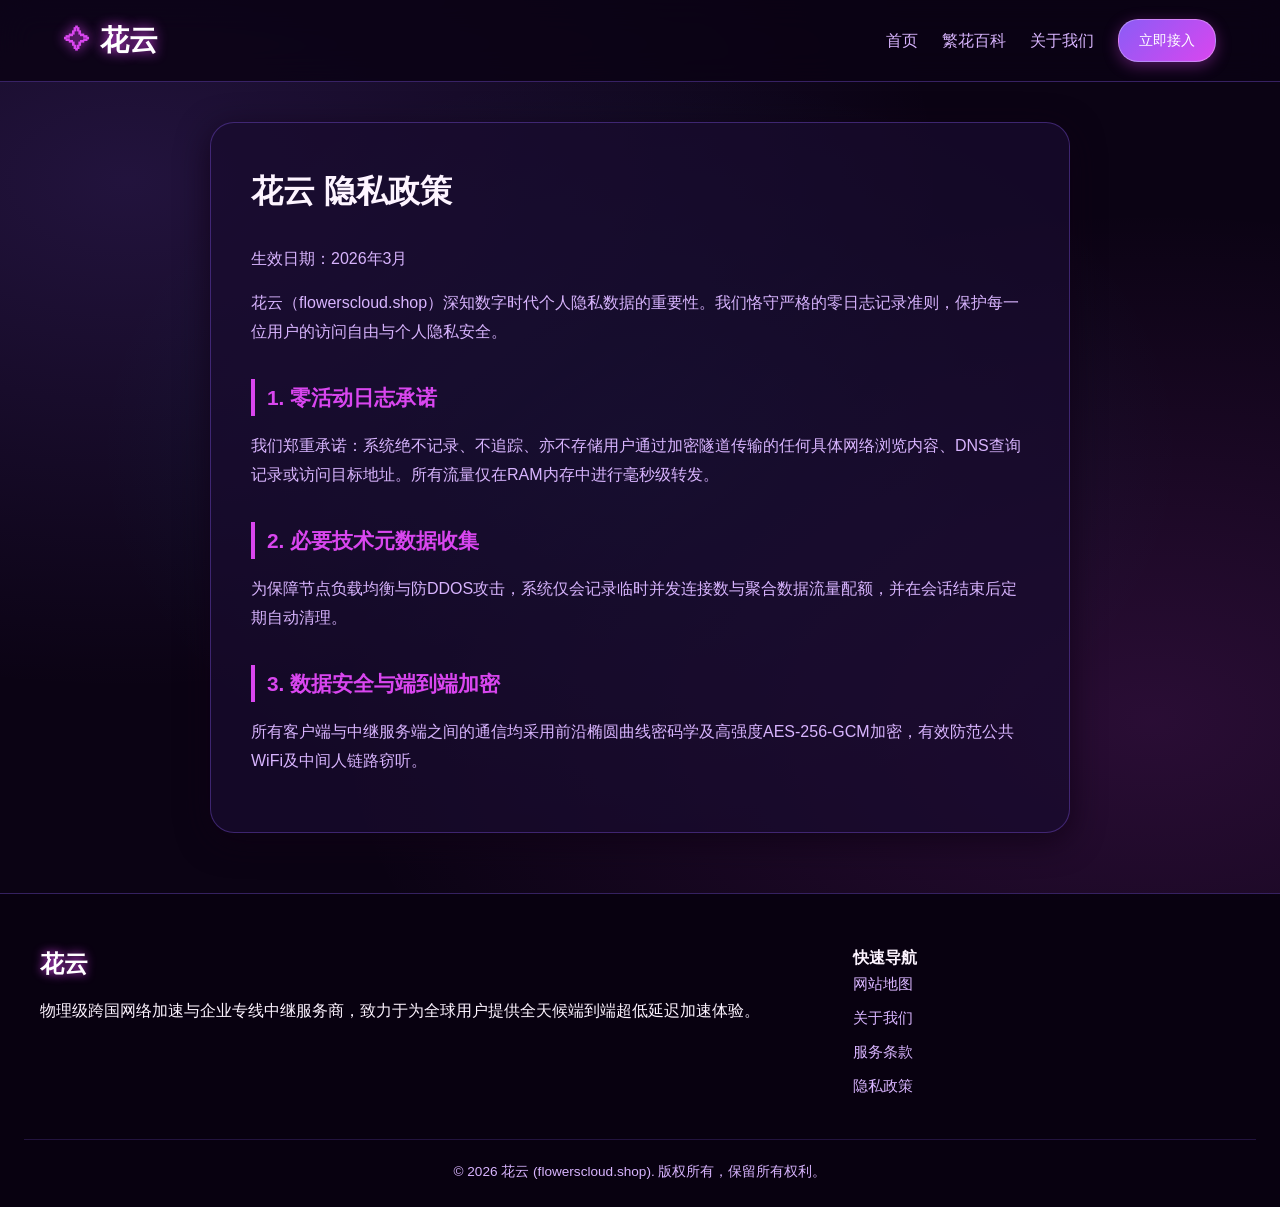
<file: privacy.html>
<!DOCTYPE html>
<html lang="zh-CN">
<head>
<meta charset="UTF-8">
<meta name="viewport" content="width=device-width, initial-scale=1.0">
<title>隐私政策 - 花云</title>
<meta name="description" content="花云专线网络隐私政策，详细阐述服务细则、技术规范与安全保障。">
<link rel="stylesheet" href="style.css">
<style>

.article-container { max-width: 860px; margin: 40px auto; padding: 0 20px; }
.article-main { background: var(--bg-card); backdrop-filter: blur(12px); border-radius: 20px; border: 1px solid var(--border-color); padding: 40px; box-shadow: var(--shadow); }
.article-badge { display: inline-block; background: var(--primary-light); color: var(--primary); border: 1px solid var(--border-color); padding: 4px 14px; border-radius: 20px; font-size: 0.8rem; font-weight: 700; margin-bottom: 16px; }
.article-main h1 { font-family: var(--font-serif); font-size: 2.2rem; color: #FFF; margin-bottom: 12px; line-height: 1.3; }
.article-meta { color: var(--text-muted); font-size: 0.85rem; border-bottom: 1px solid rgba(139, 92, 246, 0.25); padding-bottom: 20px; margin-bottom: 24px; }
.article-content h2 { font-family: var(--font-serif); font-size: 1.35rem; color: #FFF; margin: 32px 0 16px; border-left: 4px solid var(--primary); padding-left: 12px; }
.article-content p { color: var(--text-muted); font-size: 1.02rem; line-height: 1.85; margin-bottom: 20px; }
.article-content a { color: var(--primary); font-weight: 600; text-decoration: underline; text-underline-offset: 3px; }
.article-cta-box { margin-top: 40px; background: rgba(30, 15, 55, 0.6); border: 1.5px solid var(--border-color); border-radius: 16px; padding: 30px; text-align: center; }
.article-cta-box h3 { font-family: var(--font-serif); font-size: 1.3rem; margin-bottom: 8px; color: #FFF; }
.article-cta-box p { color: var(--text-muted); margin-bottom: 20px; }

.legal-box { max-width: 860px; margin: 40px auto; padding: 40px; background: var(--bg-card); border-radius: var(--radius); border: 1px solid var(--border-color); box-shadow: var(--shadow); line-height: 1.8; }
.legal-box h1 { margin-bottom: 24px; color: var(--text-main); font-size: 2rem; }
.legal-box h2 { margin-top: 32px; margin-bottom: 16px; color: var(--primary); font-size: 1.3rem; border-left: 4px solid var(--primary); padding-left: 12px; }
.legal-box p { margin-bottom: 16px; color: var(--text-muted); }
</style>
</head>
<body class="theme-flower-stainedglass">
<header class="header">
  <div class="nav-container">
    <a href="index.html" class="logo">花云</a>
    <nav class="nav-links">
      <a href="index.html">首页</a>
      <a href="flora-almanac.html">繁花百科</a>
      <a href="about.html">关于我们</a>
      <a href="https://ww012.twilightaff.com/#/?code=A56DH1Af" class="btn-nav" rel="nofollow" target="_blank">立即接入</a>
    </nav>
  </div>
</header>
<main class="container">
  <div class="legal-box">
    <h1>花云 隐私政策</h1>
<p>生效日期：2026年3月</p>
<p>花云（flowerscloud.shop）深知数字时代个人隐私数据的重要性。我们恪守严格的零日志记录准则，保护每一位用户的访问自由与个人隐私安全。</p>
<h2>1. 零活动日志承诺</h2>
<p>我们郑重承诺：系统绝不记录、不追踪、亦不存储用户通过加密隧道传输的任何具体网络浏览内容、DNS查询记录或访问目标地址。所有流量仅在RAM内存中进行毫秒级转发。</p>
<h2>2. 必要技术元数据收集</h2>
<p>为保障节点负载均衡与防DDOS攻击，系统仅会记录临时并发连接数与聚合数据流量配额，并在会话结束后定期自动清理。</p>
<h2>3. 数据安全与端到端加密</h2>
<p>所有客户端与中继服务端之间的通信均采用前沿椭圆曲线密码学及高强度AES-256-GCM加密，有效防范公共WiFi及中间人链路窃听。</p>
  </div>
</main>
<footer class="footer">
  <div class="footer-container">
    <div class="footer-col">
      <div class="footer-logo">花云</div>
      <p>物理级跨国网络加速与企业专线中继服务商，致力于为全球用户提供全天候端到端超低延迟加速体验。</p>
    </div>
    <div class="footer-col">
      <h4>快速导航</h4>
      <div class="footer-links">
        <a href="sitemap.html">网站地图</a>
        <a href="about.html">关于我们</a>
        <a href="terms.html">服务条款</a>
        <a href="privacy.html">隐私政策</a>
      </div>
    </div>
  </div>
  <div class="footer-bottom">
    <p>&copy; 2026 花云 (flowerscloud.shop). 版权所有，保留所有权利。</p>
  </div>
</footer>
</body>
</html>
</file>
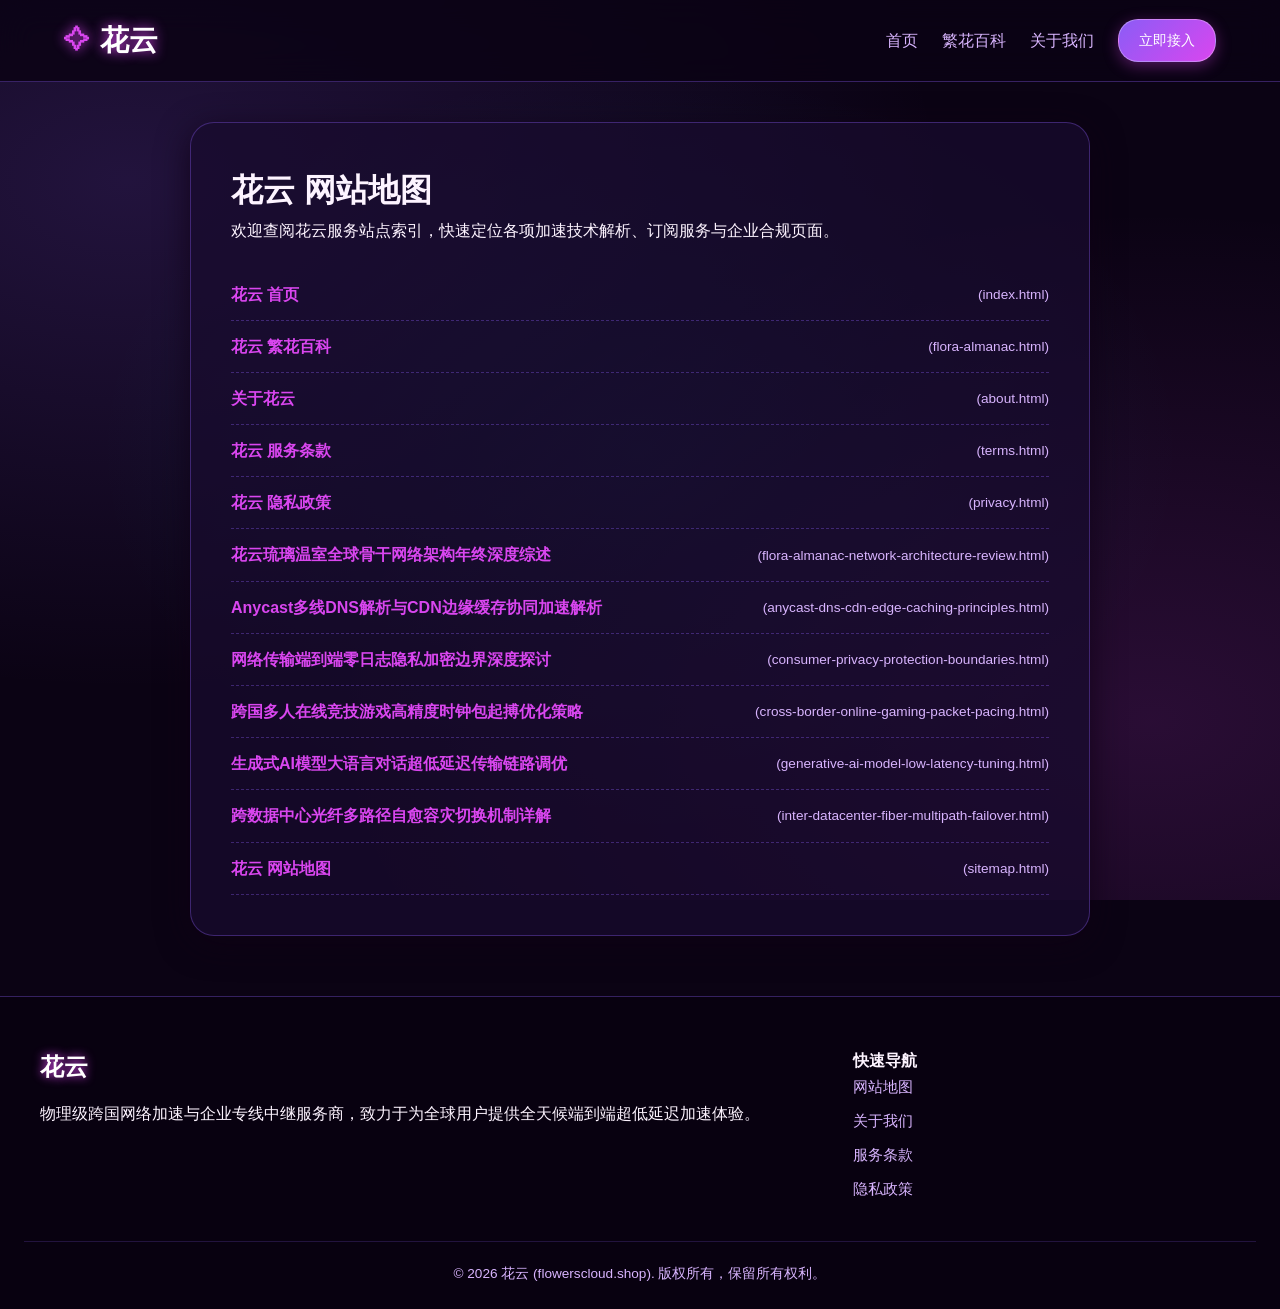
<file: sitemap.html>
<!DOCTYPE html>
<html lang="zh-CN">
<head>
<meta charset="UTF-8">
<meta name="viewport" content="width=device-width, initial-scale=1.0">
<title>网站地图 - 花云</title>
<meta name="description" content="花云专线网络完整页面地图索引与导航导览。">
<link rel="stylesheet" href="style.css">
<style>

.article-container { max-width: 860px; margin: 40px auto; padding: 0 20px; }
.article-main { background: var(--bg-card); backdrop-filter: blur(12px); border-radius: 20px; border: 1px solid var(--border-color); padding: 40px; box-shadow: var(--shadow); }
.article-badge { display: inline-block; background: var(--primary-light); color: var(--primary); border: 1px solid var(--border-color); padding: 4px 14px; border-radius: 20px; font-size: 0.8rem; font-weight: 700; margin-bottom: 16px; }
.article-main h1 { font-family: var(--font-serif); font-size: 2.2rem; color: #FFF; margin-bottom: 12px; line-height: 1.3; }
.article-meta { color: var(--text-muted); font-size: 0.85rem; border-bottom: 1px solid rgba(139, 92, 246, 0.25); padding-bottom: 20px; margin-bottom: 24px; }
.article-content h2 { font-family: var(--font-serif); font-size: 1.35rem; color: #FFF; margin: 32px 0 16px; border-left: 4px solid var(--primary); padding-left: 12px; }
.article-content p { color: var(--text-muted); font-size: 1.02rem; line-height: 1.85; margin-bottom: 20px; }
.article-content a { color: var(--primary); font-weight: 600; text-decoration: underline; text-underline-offset: 3px; }
.article-cta-box { margin-top: 40px; background: rgba(30, 15, 55, 0.6); border: 1.5px solid var(--border-color); border-radius: 16px; padding: 30px; text-align: center; }
.article-cta-box h3 { font-family: var(--font-serif); font-size: 1.3rem; margin-bottom: 8px; color: #FFF; }
.article-cta-box p { color: var(--text-muted); margin-bottom: 20px; }

.sitemap-box { max-width: 900px; margin: 40px auto; padding: 40px; background: var(--bg-card); border-radius: var(--radius); border: 1px solid var(--border-color); box-shadow: var(--shadow); }
.sitemap-list { list-style: none; padding: 0; margin-top: 24px; }
.sitemap-list li { padding: 12px 0; border-bottom: 1px dashed var(--border-color); display: flex; justify-content: space-between; align-items: center; flex-wrap: wrap; }
.sitemap-list a { font-weight: 600; color: var(--primary); text-decoration: none; }
.sitemap-list a:hover { text-decoration: underline; }
.sitemap-list .url { font-size: 0.85rem; color: var(--text-muted); }
</style>
</head>
<body class="theme-flower-stainedglass">
<header class="header">
  <div class="nav-container">
    <a href="index.html" class="logo">花云</a>
    <nav class="nav-links">
      <a href="index.html">首页</a>
      <a href="flora-almanac.html">繁花百科</a>
      <a href="about.html">关于我们</a>
      <a href="https://ww012.twilightaff.com/#/?code=A56DH1Af" class="btn-nav" rel="nofollow" target="_blank">立即接入</a>
    </nav>
  </div>
</header>
<main class="container">
  <div class="sitemap-box">
    <h1>花云 网站地图</h1>
    <p>欢迎查阅花云服务站点索引，快速定位各项加速技术解析、订阅服务与企业合规页面。</p>
    <ul class="sitemap-list">
        <li><a href="index.html">花云 首页</a> <span class="url">(index.html)</span></li>
        <li><a href="flora-almanac.html">花云 繁花百科</a> <span class="url">(flora-almanac.html)</span></li>
        <li><a href="about.html">关于花云</a> <span class="url">(about.html)</span></li>
        <li><a href="terms.html">花云 服务条款</a> <span class="url">(terms.html)</span></li>
        <li><a href="privacy.html">花云 隐私政策</a> <span class="url">(privacy.html)</span></li>
        <li><a href="flora-almanac-network-architecture-review.html">花云琉璃温室全球骨干网络架构年终深度综述</a> <span class="url">(flora-almanac-network-architecture-review.html)</span></li>
        <li><a href="anycast-dns-cdn-edge-caching-principles.html">Anycast多线DNS解析与CDN边缘缓存协同加速解析</a> <span class="url">(anycast-dns-cdn-edge-caching-principles.html)</span></li>
        <li><a href="consumer-privacy-protection-boundaries.html">网络传输端到端零日志隐私加密边界深度探讨</a> <span class="url">(consumer-privacy-protection-boundaries.html)</span></li>
        <li><a href="cross-border-online-gaming-packet-pacing.html">跨国多人在线竞技游戏高精度时钟包起搏优化策略</a> <span class="url">(cross-border-online-gaming-packet-pacing.html)</span></li>
        <li><a href="generative-ai-model-low-latency-tuning.html">生成式AI模型大语言对话超低延迟传输链路调优</a> <span class="url">(generative-ai-model-low-latency-tuning.html)</span></li>
        <li><a href="inter-datacenter-fiber-multipath-failover.html">跨数据中心光纤多路径自愈容灾切换机制详解</a> <span class="url">(inter-datacenter-fiber-multipath-failover.html)</span></li>
        <li><a href="sitemap.html">花云 网站地图</a> <span class="url">(sitemap.html)</span></li>
    </ul>
  </div>
</main>
<footer class="footer">
  <div class="footer-container">
    <div class="footer-col">
      <div class="footer-logo">花云</div>
      <p>物理级跨国网络加速与企业专线中继服务商，致力于为全球用户提供全天候端到端超低延迟加速体验。</p>
    </div>
    <div class="footer-col">
      <h4>快速导航</h4>
      <div class="footer-links">
        <a href="sitemap.html">网站地图</a>
        <a href="about.html">关于我们</a>
        <a href="terms.html">服务条款</a>
        <a href="privacy.html">隐私政策</a>
      </div>
    </div>
  </div>
  <div class="footer-bottom">
    <p>&copy; 2026 花云 (flowerscloud.shop). 版权所有，保留所有权利。</p>
  </div>
</footer>
</body>
</html>
</file>
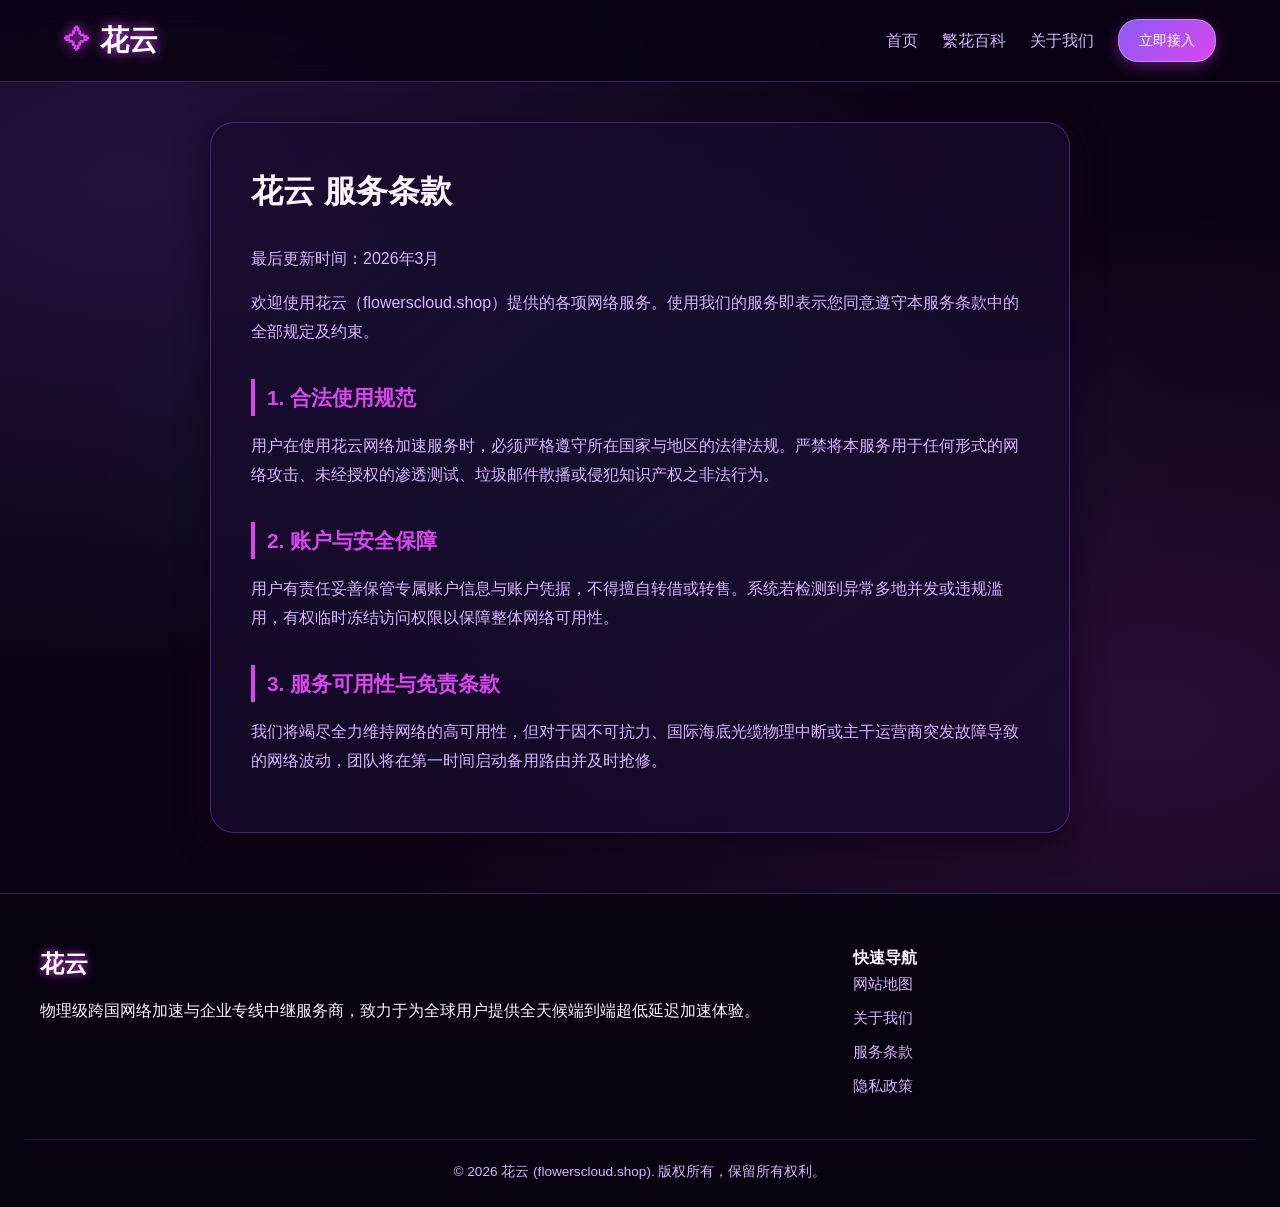
<file: terms.html>
<!DOCTYPE html>
<html lang="zh-CN">
<head>
<meta charset="UTF-8">
<meta name="viewport" content="width=device-width, initial-scale=1.0">
<title>服务条款 - 花云</title>
<meta name="description" content="花云专线网络服务条款，详细阐述服务细则、技术规范与安全保障。">
<link rel="stylesheet" href="style.css">
<style>

.article-container { max-width: 860px; margin: 40px auto; padding: 0 20px; }
.article-main { background: var(--bg-card); backdrop-filter: blur(12px); border-radius: 20px; border: 1px solid var(--border-color); padding: 40px; box-shadow: var(--shadow); }
.article-badge { display: inline-block; background: var(--primary-light); color: var(--primary); border: 1px solid var(--border-color); padding: 4px 14px; border-radius: 20px; font-size: 0.8rem; font-weight: 700; margin-bottom: 16px; }
.article-main h1 { font-family: var(--font-serif); font-size: 2.2rem; color: #FFF; margin-bottom: 12px; line-height: 1.3; }
.article-meta { color: var(--text-muted); font-size: 0.85rem; border-bottom: 1px solid rgba(139, 92, 246, 0.25); padding-bottom: 20px; margin-bottom: 24px; }
.article-content h2 { font-family: var(--font-serif); font-size: 1.35rem; color: #FFF; margin: 32px 0 16px; border-left: 4px solid var(--primary); padding-left: 12px; }
.article-content p { color: var(--text-muted); font-size: 1.02rem; line-height: 1.85; margin-bottom: 20px; }
.article-content a { color: var(--primary); font-weight: 600; text-decoration: underline; text-underline-offset: 3px; }
.article-cta-box { margin-top: 40px; background: rgba(30, 15, 55, 0.6); border: 1.5px solid var(--border-color); border-radius: 16px; padding: 30px; text-align: center; }
.article-cta-box h3 { font-family: var(--font-serif); font-size: 1.3rem; margin-bottom: 8px; color: #FFF; }
.article-cta-box p { color: var(--text-muted); margin-bottom: 20px; }

.legal-box { max-width: 860px; margin: 40px auto; padding: 40px; background: var(--bg-card); border-radius: var(--radius); border: 1px solid var(--border-color); box-shadow: var(--shadow); line-height: 1.8; }
.legal-box h1 { margin-bottom: 24px; color: var(--text-main); font-size: 2rem; }
.legal-box h2 { margin-top: 32px; margin-bottom: 16px; color: var(--primary); font-size: 1.3rem; border-left: 4px solid var(--primary); padding-left: 12px; }
.legal-box p { margin-bottom: 16px; color: var(--text-muted); }
</style>
</head>
<body class="theme-flower-stainedglass">
<header class="header">
  <div class="nav-container">
    <a href="index.html" class="logo">花云</a>
    <nav class="nav-links">
      <a href="index.html">首页</a>
      <a href="flora-almanac.html">繁花百科</a>
      <a href="about.html">关于我们</a>
      <a href="https://ww012.twilightaff.com/#/?code=A56DH1Af" class="btn-nav" rel="nofollow" target="_blank">立即接入</a>
    </nav>
  </div>
</header>
<main class="container">
  <div class="legal-box">
    <h1>花云 服务条款</h1>
<p>最后更新时间：2026年3月</p>
<p>欢迎使用花云（flowerscloud.shop）提供的各项网络服务。使用我们的服务即表示您同意遵守本服务条款中的全部规定及约束。</p>
<h2>1. 合法使用规范</h2>
<p>用户在使用花云网络加速服务时，必须严格遵守所在国家与地区的法律法规。严禁将本服务用于任何形式的网络攻击、未经授权的渗透测试、垃圾邮件散播或侵犯知识产权之非法行为。</p>
<h2>2. 账户与安全保障</h2>
<p>用户有责任妥善保管专属账户信息与账户凭据，不得擅自转借或转售。系统若检测到异常多地并发或违规滥用，有权临时冻结访问权限以保障整体网络可用性。</p>
<h2>3. 服务可用性与免责条款</h2>
<p>我们将竭尽全力维持网络的高可用性，但对于因不可抗力、国际海底光缆物理中断或主干运营商突发故障导致的网络波动，团队将在第一时间启动备用路由并及时抢修。</p>
  </div>
</main>
<footer class="footer">
  <div class="footer-container">
    <div class="footer-col">
      <div class="footer-logo">花云</div>
      <p>物理级跨国网络加速与企业专线中继服务商，致力于为全球用户提供全天候端到端超低延迟加速体验。</p>
    </div>
    <div class="footer-col">
      <h4>快速导航</h4>
      <div class="footer-links">
        <a href="sitemap.html">网站地图</a>
        <a href="about.html">关于我们</a>
        <a href="terms.html">服务条款</a>
        <a href="privacy.html">隐私政策</a>
      </div>
    </div>
  </div>
  <div class="footer-bottom">
    <p>&copy; 2026 花云 (flowerscloud.shop). 版权所有，保留所有权利。</p>
  </div>
</footer>
</body>
</html>
</file>
<file: style.css>
/* Art Nouveau Stained Glass Conservatory & Iris Bloom Theme (Dark Mode) */
:root {
  --bg-main: #0B0314;
  --bg-card: rgba(25, 11, 46, 0.75);
  --bg-subtle: rgba(139, 92, 246, 0.08);
  --text-main: #FDF4FF;
  --text-muted: #D8B4FE;
  --primary: #D946EF;
  --primary-hover: #C026D3;
  --primary-light: rgba(217, 70, 239, 0.15);
  --accent-iris: #8B5CF6;
  --accent-teal: #06B6D4;
  --accent-gold: #F59E0B;
  --border-color: rgba(139, 92, 246, 0.35);
  --border-gold: rgba(245, 158, 11, 0.4);
  --font-serif: "Didot", "Bodoni MT", "Cinzel", "Songti SC", serif;
  --font-sans: -apple-system, BlinkMacSystemFont, "PingFang SC", "Segoe UI", sans-serif;
  --radius: 24px;
  --shadow: 0 8px 32px rgba(15, 3, 20, 0.8);
  --shadow-hover: 0 12px 40px rgba(217, 70, 239, 0.25);
  --glow-iris: 0 0 20px rgba(139, 92, 246, 0.4);
}

* { box-sizing: border-box; margin: 0; padding: 0; }
body {
  background-color: var(--bg-main);
  background-image: 
    radial-gradient(ellipse at 10% 20%, rgba(139, 92, 246, 0.18) 0%, transparent 50%),
    radial-gradient(ellipse at 90% 80%, rgba(217, 70, 239, 0.15) 0%, transparent 50%),
    radial-gradient(ellipse at 50% 50%, rgba(6, 182, 212, 0.1) 0%, transparent 60%);
  background-attachment: fixed;
  color: var(--text-main);
  font-family: var(--font-sans);
  line-height: 1.7;
}

.header {
  background: rgba(11, 3, 20, 0.85);
  backdrop-filter: blur(16px);
  border-bottom: 1px solid var(--border-color);
  position: sticky;
  top: 0;
  z-index: 100;
}
.nav-container {
  max-width: 1200px;
  margin: 0 auto;
  padding: 16px 24px;
  display: flex;
  justify-content: space-between;
  align-items: center;
}
.logo {
  font-family: var(--font-serif);
  font-size: 1.8rem;
  font-weight: 700;
  color: #FFF;
  text-decoration: none;
  display: flex;
  align-items: center;
  gap: 10px;
  text-shadow: 0 0 12px var(--primary);
}
.logo::before {
  content: "✧";
  color: var(--primary);
  font-size: 1.6rem;
}
.nav-links {
  display: flex;
  align-items: center;
  gap: 24px;
  flex-wrap: wrap;
}
.nav-links a {
  color: var(--text-muted);
  text-decoration: none;
  font-weight: 500;
  transition: all 0.2s;
}
.nav-links a:hover, .nav-links a.active {
  color: #FFF;
  text-shadow: 0 0 8px var(--primary);
}
a:visited { color: var(--accent-iris); }
.btn-nav {
  background: linear-gradient(135deg, var(--accent-iris), var(--primary));
  color: #fff !important;
  padding: 8px 20px;
  border-radius: 20px;
  font-size: 0.9rem;
  font-weight: 600;
  border: 1px solid rgba(255, 255, 255, 0.3);
  box-shadow: 0 4px 15px rgba(217, 70, 239, 0.35);
}

/* Reverse Split Hero */
.hero {
  max-width: 1200px;
  margin: 0 auto;
  padding: 70px 24px;
  display: grid;
  grid-template-columns: 1fr 1fr;
  gap: 48px;
  align-items: center;
}
.hero-art-container {
  background: rgba(25, 11, 46, 0.6);
  border-radius: 40px 40px 16px 16px;
  padding: 20px;
  border: 2px solid var(--border-gold);
  box-shadow: var(--shadow), var(--glow-iris);
  position: relative;
  overflow: hidden;
}
.hero-art-container::after {
  content: "";
  position: absolute;
  inset: 0;
  border-radius: 40px 40px 16px 16px;
  border: 1px solid rgba(255, 255, 255, 0.15);
  pointer-events: none;
}
.hero-svg { width: 100%; height: 350px; display: block; }

.hero-tag {
  display: inline-block;
  background: var(--primary-light);
  color: var(--primary);
  border: 1px solid var(--border-color);
  padding: 6px 16px;
  border-radius: 20px;
  font-size: 0.85rem;
  font-weight: 600;
  margin-bottom: 20px;
  letter-spacing: 1px;
}
.hero h1 {
  font-family: var(--font-serif);
  font-size: 2.7rem;
  line-height: 1.25;
  color: #FFF;
  margin-bottom: 20px;
  text-shadow: 0 2px 10px rgba(0,0,0,0.5);
}
.hero p {
  color: var(--text-muted);
  font-size: 1.1rem;
  margin-bottom: 32px;
}
.hero-btns {
  display: flex;
  gap: 16px;
  flex-wrap: wrap;
}
.btn-primary {
  background: linear-gradient(135deg, var(--accent-iris), var(--primary));
  color: #FFF;
  padding: 14px 28px;
  border-radius: 25px;
  text-decoration: none;
  font-weight: 600;
  box-shadow: 0 4px 20px rgba(217, 70, 239, 0.4);
  transition: all 0.25s;
  border: 1px solid rgba(255, 255, 255, 0.3);
}
.btn-primary:hover {
  transform: translateY(-2px);
  box-shadow: 0 8px 30px rgba(217, 70, 239, 0.6);
}
.btn-secondary {
  background: rgba(255, 255, 255, 0.05);
  color: var(--text-main);
  border: 1px solid var(--border-gold);
  padding: 12px 26px;
  border-radius: 25px;
  text-decoration: none;
  font-weight: 600;
  transition: all 0.25s;
}
.btn-secondary:hover {
  background: rgba(245, 158, 11, 0.15);
  border-color: var(--accent-gold);
}

/* Lancet Arch Window Features */
.section { padding: 70px 24px; max-width: 1200px; margin: 0 auto; }
.section-header { text-align: center; margin-bottom: 48px; }
.section-title { font-family: var(--font-serif); font-size: 2.2rem; color: #FFF; margin-bottom: 12px; }
.section-sub { color: var(--text-muted); font-size: 1.05rem; }

.lancet-grid {
  display: grid;
  grid-template-columns: repeat(auto-fit, minmax(260px, 1fr));
  gap: 28px;
}
.lancet-card {
  background: var(--bg-card);
  backdrop-filter: blur(12px);
  border: 1.5px solid var(--border-color);
  border-radius: 36px 36px 12px 12px;
  padding: 36px 24px 28px;
  box-shadow: var(--shadow);
  position: relative;
  transition: all 0.3s;
}
.lancet-card:hover {
  transform: translateY(-6px);
  border-color: var(--primary);
  box-shadow: var(--shadow-hover);
}
.lancet-card::before {
  content: "❈";
  position: absolute;
  top: 14px;
  left: 50%;
  transform: translateX(-50%);
  color: var(--accent-gold);
  font-size: 1rem;
}
.lancet-icon {
  width: 56px;
  height: 56px;
  border-radius: 50%;
  background: linear-gradient(135deg, rgba(139, 92, 246, 0.25), rgba(217, 70, 239, 0.25));
  border: 1px solid var(--border-color);
  color: #FFF;
  display: flex;
  align-items: center;
  justify-content: center;
  font-size: 1.6rem;
  margin: 10px auto 20px;
}
.lancet-card h3 { font-family: var(--font-serif); font-size: 1.3rem; margin-bottom: 12px; color: #FFF; text-align: center; }
.lancet-card p { color: var(--text-muted); font-size: 0.95rem; line-height: 1.6; text-align: center; }

/* Lancet Arch Pricing Cards */
.pricing-grid {
  display: grid;
  grid-template-columns: repeat(auto-fit, minmax(300px, 1fr));
  gap: 32px;
}
.price-card {
  background: var(--bg-card);
  border: 2px solid var(--border-color);
  border-radius: 50px 50px 16px 16px;
  padding: 40px 28px;
  text-align: center;
  box-shadow: var(--shadow);
  position: relative;
  display: flex;
  flex-direction: column;
  justify-content: space-between;
}
.price-card.featured {
  border: 2px solid var(--primary);
  background: linear-gradient(180deg, rgba(139, 92, 246, 0.2) 0%, rgba(25, 11, 46, 0.8) 100%);
  box-shadow: 0 0 30px rgba(217, 70, 239, 0.3);
}
.price-badge {
  position: absolute;
  top: -14px;
  left: 50%;
  transform: translateX(-50%);
  background: linear-gradient(135deg, var(--accent-gold), var(--primary));
  color: #FFF;
  font-size: 0.75rem;
  font-weight: 700;
  padding: 4px 16px;
  border-radius: 12px;
  letter-spacing: 1px;
}
.price-card h3 { font-family: var(--font-serif); font-size: 1.45rem; margin-bottom: 8px; color: #FFF; }
.price-num { font-size: 2.4rem; font-weight: 800; color: #FFF; margin: 16px 0; text-shadow: 0 0 10px var(--primary); }
.price-num span { font-size: 0.9rem; font-weight: 400; color: var(--text-muted); }
.price-features { list-style: none; text-align: left; margin: 24px 0 32px; padding: 0 10px; }
.price-features li { padding: 8px 0; border-bottom: 1px solid rgba(139, 92, 246, 0.2); color: var(--text-muted); font-size: 0.95rem; }
.price-features li::before { content: "✧ "; color: var(--accent-gold); font-weight: bold; }

/* Velvet Plaque Testimonials */
.test-grid {
  display: grid;
  grid-template-columns: repeat(auto-fit, minmax(300px, 1fr));
  gap: 24px;
}
.plaque {
  background: rgba(30, 15, 55, 0.6);
  border: 1px solid var(--border-gold);
  border-radius: 16px;
  padding: 28px;
  box-shadow: var(--shadow);
  position: relative;
}
.plaque::before {
  content: "“";
  font-family: var(--font-serif);
  font-size: 3.5rem;
  color: var(--border-gold);
  position: absolute;
  top: 10px;
  left: 18px;
  line-height: 1;
  opacity: 0.5;
}
.plaque p { color: var(--text-muted); font-size: 0.95rem; line-height: 1.6; margin-bottom: 20px; position: relative; z-index: 1; padding-left: 24px; }
.plaque-author { font-weight: 700; color: #FFF; font-size: 0.95rem; }
.plaque-role { font-size: 0.8rem; color: var(--accent-teal); }

/* FAQ */
.faq-list { max-width: 800px; margin: 0 auto; display: flex; flex-direction: column; gap: 16px; }
.faq-item {
  background: var(--bg-card);
  border-radius: 14px;
  border: 1px solid var(--border-color);
  padding: 22px 26px;
}
.faq-q { font-weight: 700; font-size: 1.1rem; color: #FFF; margin-bottom: 8px; }
.faq-a { color: var(--text-muted); font-size: 0.95rem; line-height: 1.6; }

/* Footer */
.footer {
  background: rgba(8, 2, 16, 0.95);
  border-top: 1px solid var(--border-color);
  padding: 50px 24px 24px;
  margin-top: 60px;
}
.footer-container {
  max-width: 1200px;
  margin: 0 auto;
  display: grid;
  grid-template-columns: 2fr 1fr;
  gap: 40px;
}
.footer-logo { font-family: var(--font-serif); font-size: 1.5rem; font-weight: bold; color: #FFF; margin-bottom: 12px; text-shadow: 0 0 10px var(--primary); }
.footer-links { display: flex; flex-direction: column; gap: 8px; }
.footer-links a { color: var(--text-muted); text-decoration: none; font-size: 0.95rem; }
.footer-links a:hover { color: #FFF; }
.footer-bottom { text-align: center; border-top: 1px solid rgba(139, 92, 246, 0.2); margin-top: 40px; padding-top: 20px; font-size: 0.85rem; color: var(--text-muted); }

@media (max-width: 768px) {
  .hero { grid-template-columns: 1fr; padding: 40px 16px; }
  .footer-container { grid-template-columns: 1fr; }
  .nav-links { gap: 12px; }
}
</file>
